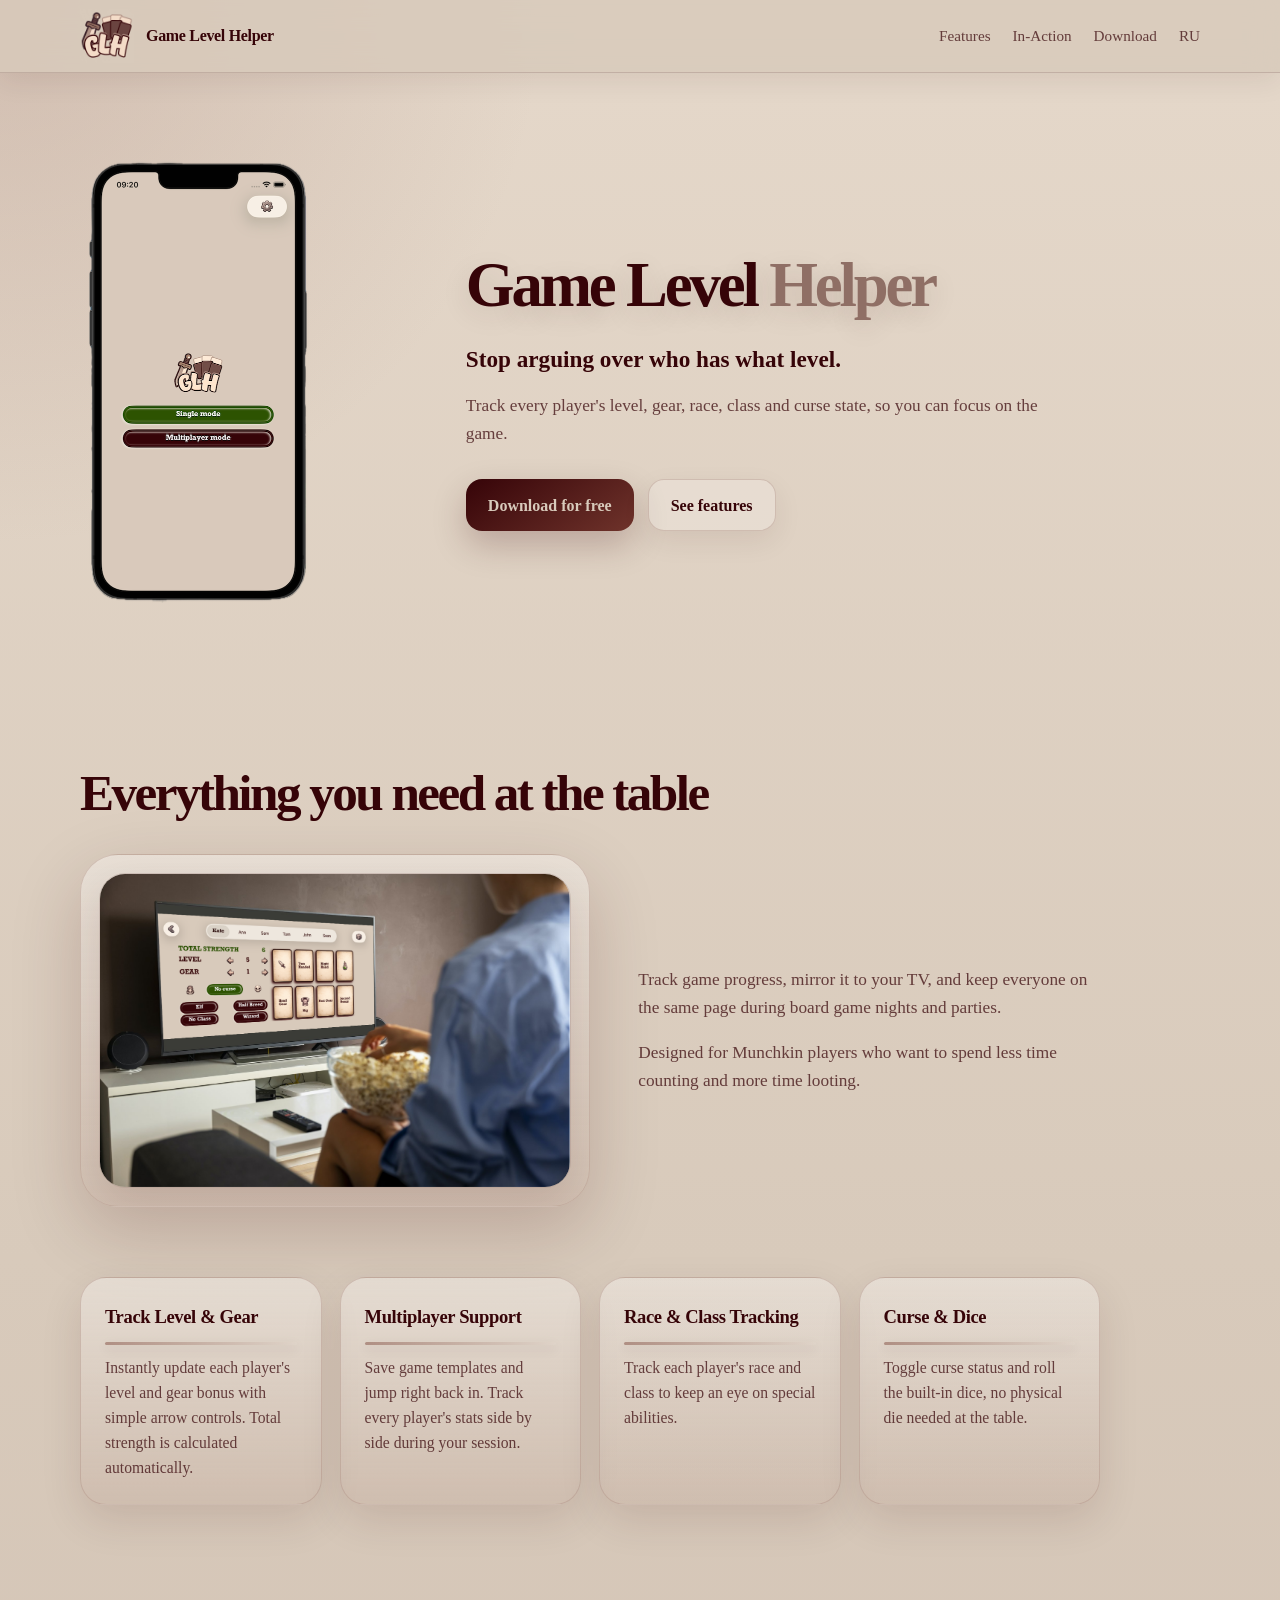
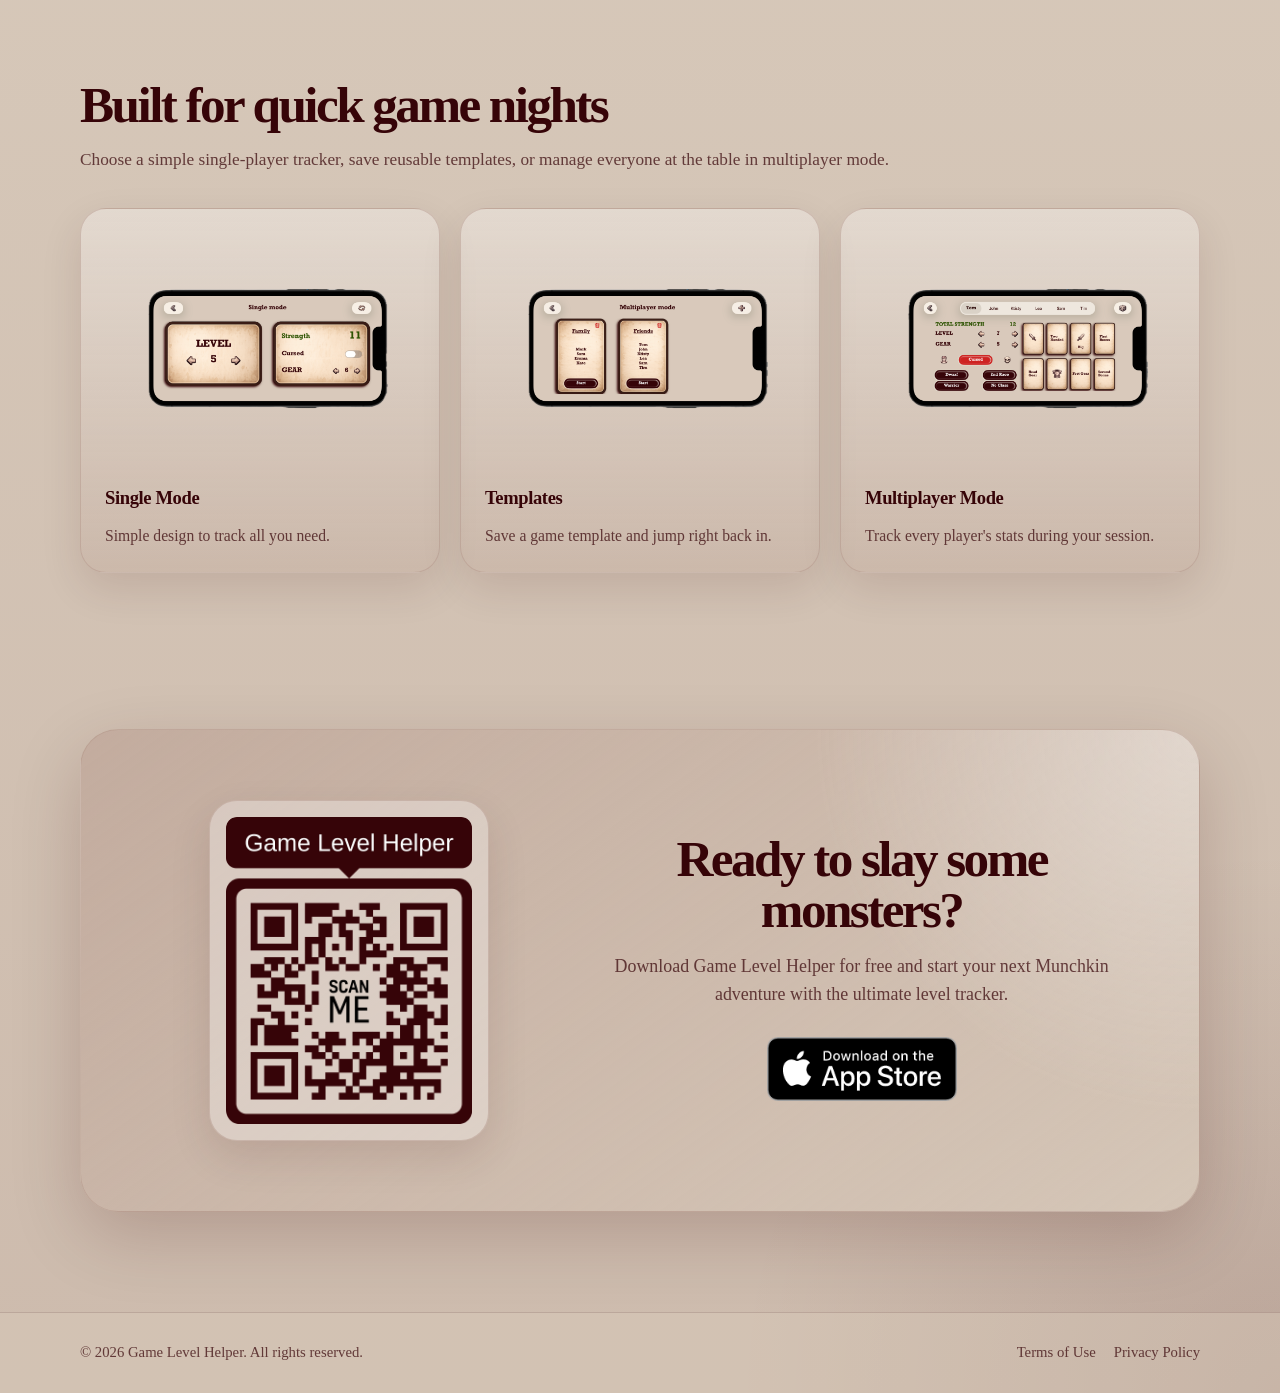
<file: index.html>
<!DOCTYPE html>
<html lang="en">
<head>
  <meta charset="UTF-8" />
  <meta name="viewport" content="width=device-width, initial-scale=1.0" />
  <meta name="description" content="Game Level Helper is a simple level tracker for Munchkin-style tabletop games. Track player levels, gear, race, class, curses, dice rolls, and game templates." />
  <title>Game Level Helper</title>

  <link rel="stylesheet" href="css/style.css" />
</head>
<body>
  <header class="site-header">
    <div class="container nav">
        <a class="brand" href="#top" aria-label="Game Level Helper home">
                <img class="brand-logo" src="img/logo.png" alt="Game Level Helper logo" />
                <span>Game Level Helper</span>
              </a>

      <nav class="nav-links" aria-label="Main navigation">
        <a href="#features">Features</a>
        <a href="#modes">In-Action</a>
        <a href="#download">Download</a>
        <a class="lang-btn" href="index-ru.html">RU</a>
      </nav>
    </div>
  </header>

  <main id="top">
    <section class="hero">
      <div class="container hero-grid">

          <div class="phone-screenshot-portrait">
            <img
              class="phone-screenshot"
              src="img/start.png"
              alt="Start screen"
            />
          </div>
        <div>
          <h1>Game Level <span class="hero-title-accent">Helper</span></h1>
          <p class="hero-subtitle">Stop arguing over who has what level.</p>
          <p class="hero-copy">
            Track every player's level, gear, race, class and curse state, so you can focus on the game.
          </p>
          <div class="actions">
            <a class="button button-primary" href="#download">Download for free</a>
            <a class="button button-secondary" href="#features">See features</a>
          </div>
        </div>

      </div>
    </section>

    <section id="features">
      <div class="container">
        <div class="section-header">
          <h2>Everything you need at the table</h2>
          <section class="game-process-section">
            <div class="game-process-grid">
              <div class="game-process-card">
                <img
                  src="img/game-process.png"
                  alt="Game Level Helper game process preview"
                  class="game-process-image"
                />
              </div>

              <div class="game-process-content">
                <p class="section-copy">
                  Track game progress, mirror it to your TV, and keep everyone on the same page during board game nights and parties.
                </p>

                <p class="section-copy">
                  Designed for Munchkin players who want to spend less time counting and more time looting.
                </p>
              </div>
            </div>
          </section>

        <div class="features-grid">
          <article class="feature-card">
            <h3>Track Level & Gear</h3>
            <hr>
            <p>Instantly update each player's level and gear bonus with simple arrow controls. Total strength is calculated automatically.</p>
          </article>

          <article class="feature-card">
            <h3>Multiplayer Support</h3>
            <hr>
            <p>Save game templates and jump right back in. Track every player's stats side by side during your session.</p>
          </article>

          <article class="feature-card">
            <h3>Race & Class Tracking</h3>
            <hr>
            <p>Track each player's race and class to keep an eye on special abilities.</p>
          </article>

          <article class="feature-card">
            <h3>Curse & Dice</h3>
            <hr>
            <p>Toggle curse status and roll the built-in dice, no physical die needed at the table.</p>
          </article>
        </div>
      </div>
    </section>

    <section id="modes">
      <div class="container">
        <div class="section-header">
          <h2>Built for quick game nights</h2>
          <p class="section-copy">
            Choose a simple single-player tracker, save reusable templates, or manage everyone at the table in multiplayer mode.
          </p>
        </div>

        <div class="modes-grid">
          <article class="mode-card">
              <div class="mode-visual"><span><img src="img/single-mode.png" alt="Single Mode screen"></span></div>
            <h3>Single Mode</h3>
            <p>Simple design to track all you need.</p>
          </article>

          <article class="mode-card">
            <div class="mode-visual"><span><img src="img/templates.png" alt="Templates screen"></span></div>
            <h3>Templates</h3>
            <p>Save a game template and jump right back in.</p>
          </article>

          <article class="mode-card">
            <div class="mode-visual"><span><img src="img/multi-mode.png" alt="Multiplayer Mode screen"></span></div>
            <h3>Multiplayer Mode</h3>
            <p>Track every player's stats during your session.</p>
          </article>
        </div>
      </div>
    </section>

    <section id="download" class="cta">
      <div class="container">
        <div class="cta-box cta-download-grid">
          <div class="qr-code">
            <img src="img/qr.png" alt="QR code to download Game Level Helper" />
          </div>

          <div class="cta-content">
            <h2>Ready to slay some monsters?</h2>
            <p>
              Download Game Level Helper for free and start your next Munchkin adventure with the ultimate level tracker.
            </p>
            <a
              class="appstore-button"
              href="https://apps.apple.com/us/app/game-level-helper/id1499312939"
              target="_blank"
              rel="noopener"
              aria-label="Download Game Level Helper on the App Store"
            >
              <img src="img/download.png" alt="Download on the App Store" />
            </a>
          </div>
        </div>
      </div>
    </section>
  </main>

  <footer class="site-footer">
    <div class="container footer-inner">
      <p>© 2026 Game Level Helper. All rights reserved.</p>
      <div class="footer-links">
        <a href="terms.html">Terms of Use</a>
        <a href="privacy.html">Privacy Policy</a>
      </div>
    </div>
  </footer>
</body>
</html>
</file>
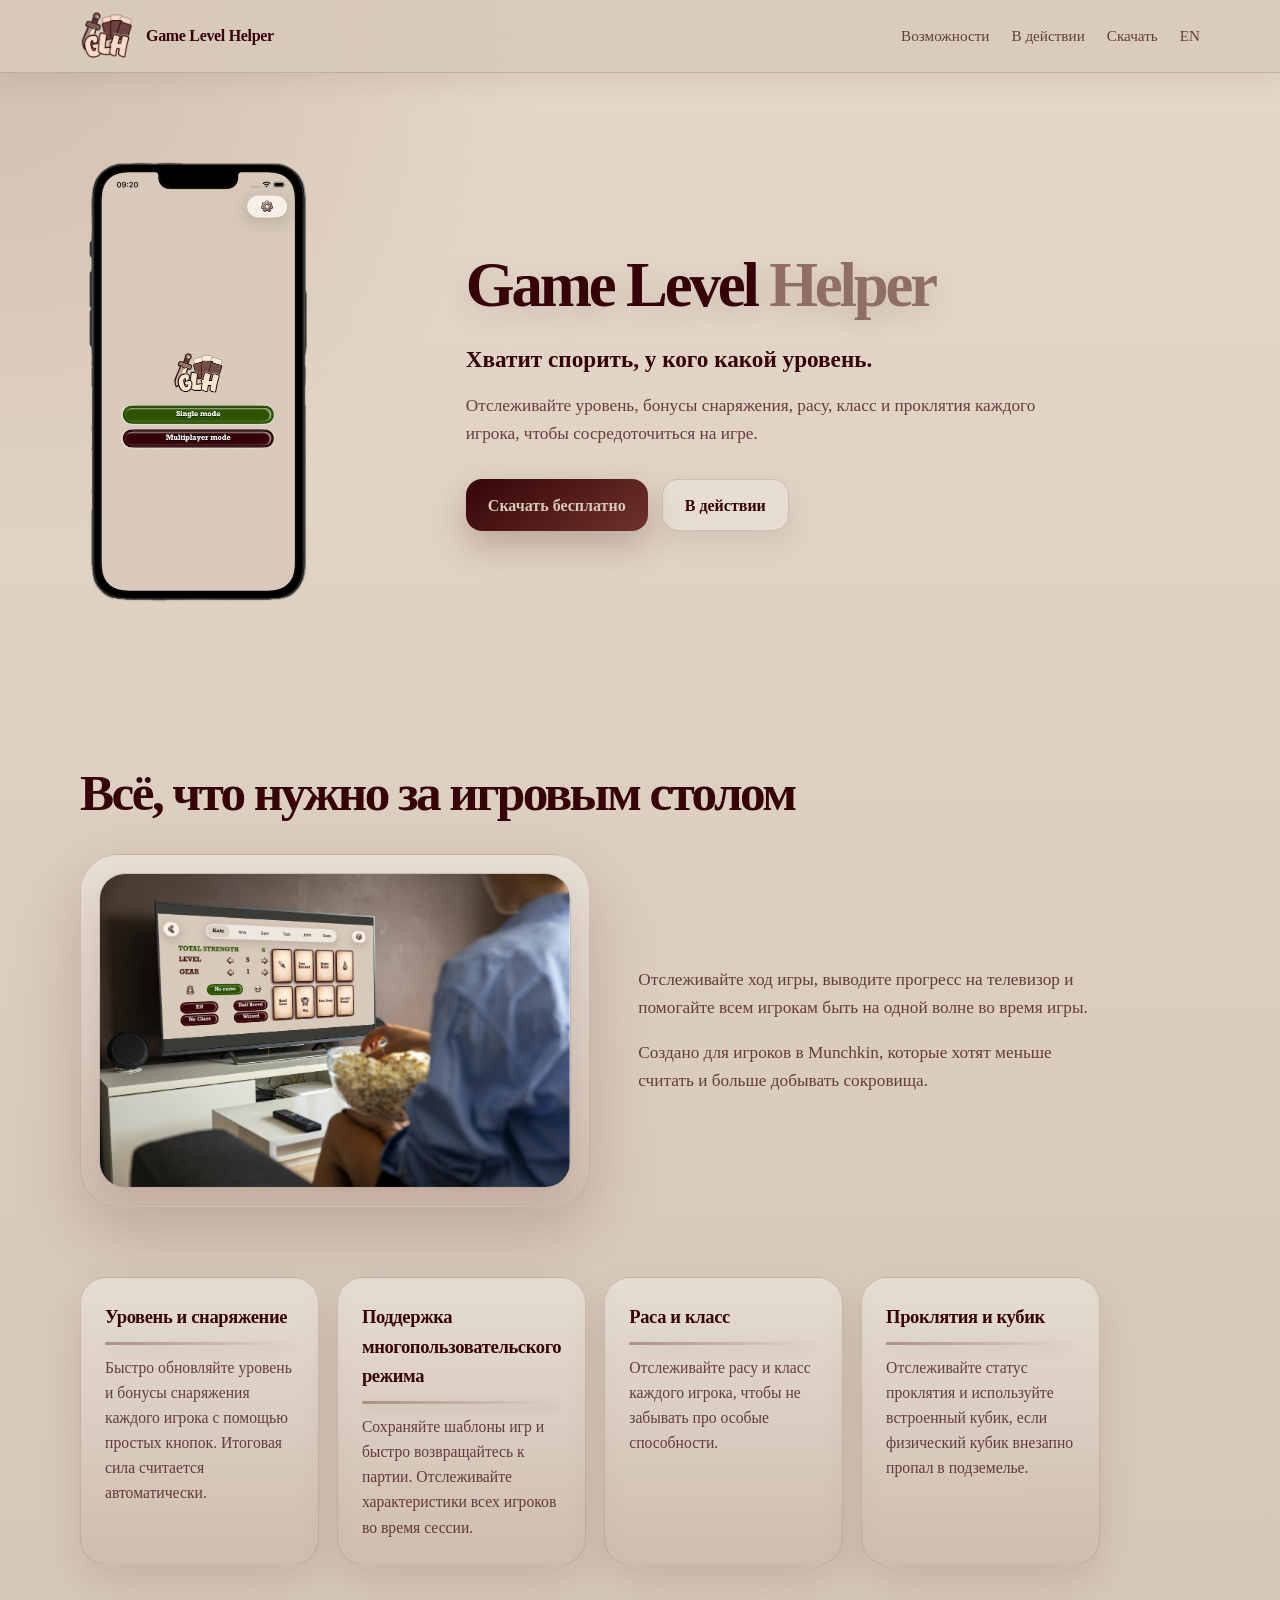
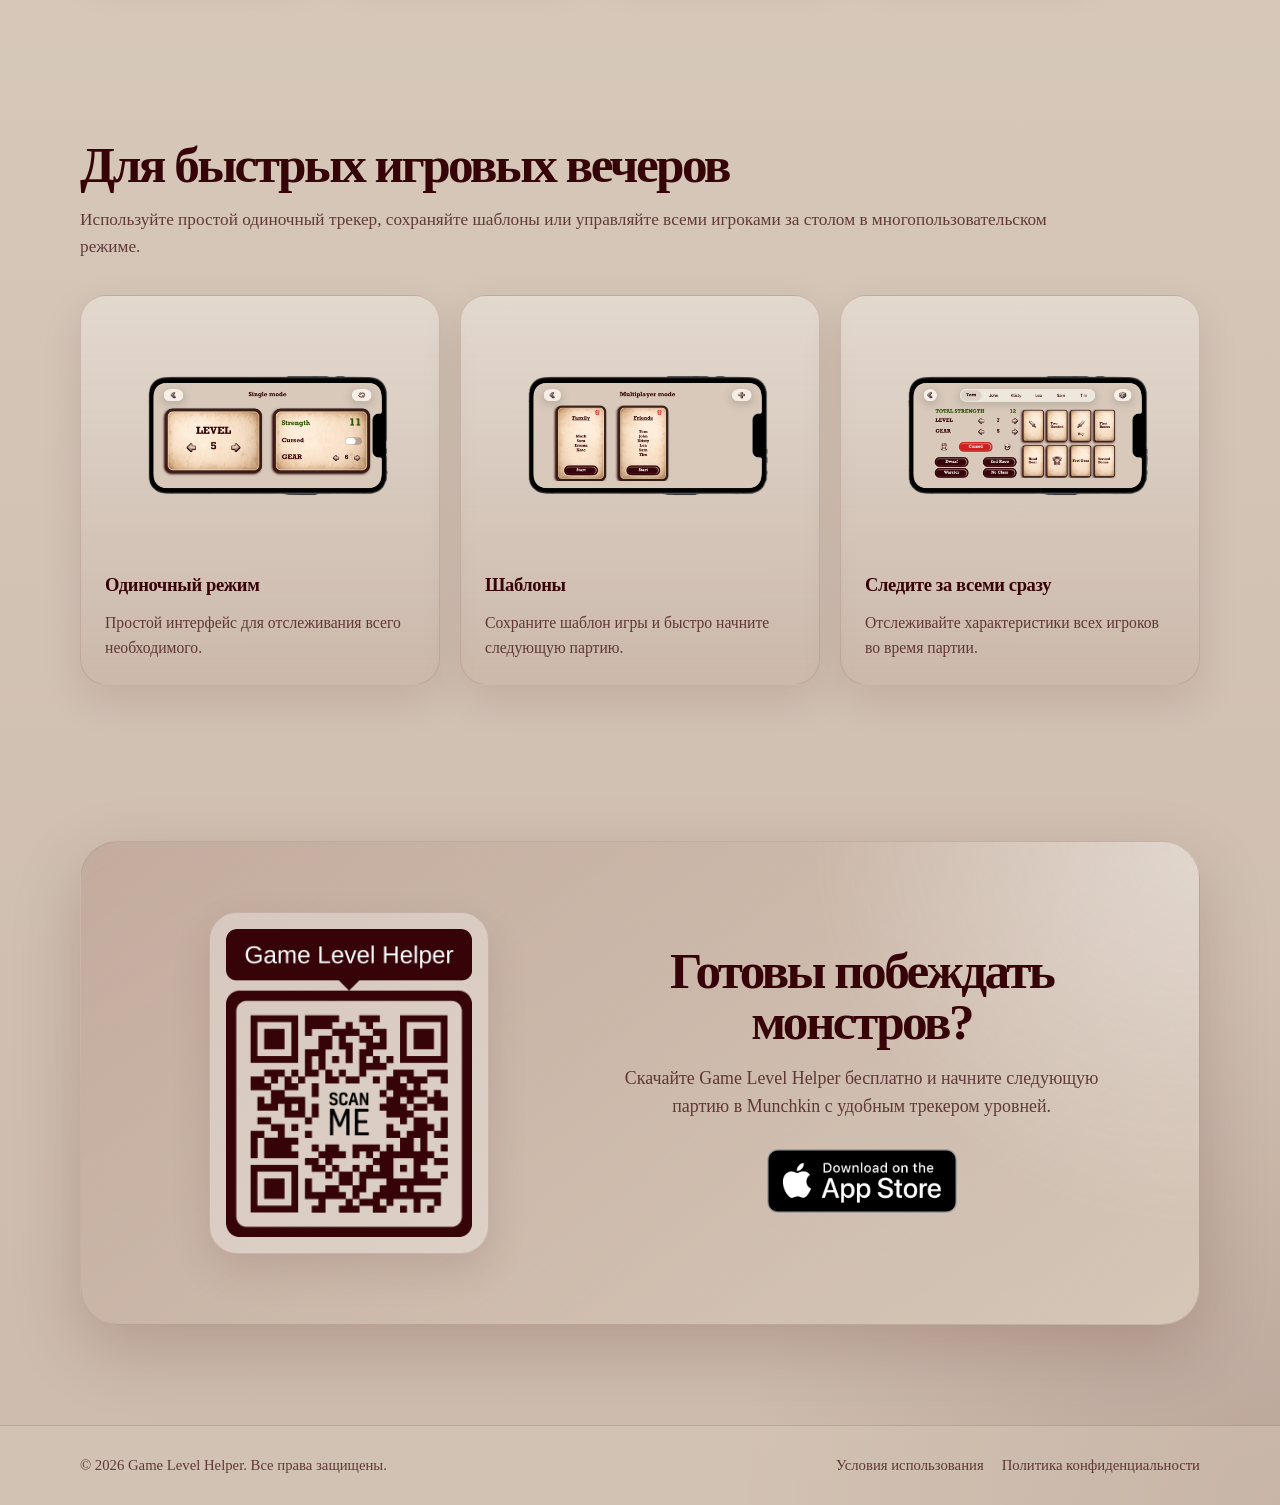
<file: index-ru.html>
<!DOCTYPE html>
<html lang="ru">
<head>
  <meta charset="UTF-8" />
  <meta name="viewport" content="width=device-width, initial-scale=1.0" />
  <meta name="description" content="Game Level Helper — простой трекер уровней для настольных игр в стиле Munchkin. Отслеживайте уровни игроков, бонусы снаряжения, расу, класс, проклятия, броски кубика и шаблоны игр." />
  <title>Game Level Helper</title>

  <link rel="stylesheet" href="css/style.css" />
</head>
<body>
  <header class="site-header">
    <div class="container nav">
        <a class="brand" href="#top" aria-label="Главная страница Game Level Helper">
                <img class="brand-logo" src="img/logo.png" alt="Логотип Game Level Helper" />
                <span>Game Level Helper</span>
              </a>

      <nav class="nav-links" aria-label="Основная навигация">
        <a href="#features">Возможности</a>
        <a href="#modes">В действии</a>
        <a href="#download">Скачать</a>
        <a class="lang-btn" href="index.html">EN</a>
      </nav>
    </div>
  </header>

  <main id="top">
    <section class="hero">
      <div class="container hero-grid">

          <div class="phone-screenshot-portrait">
            <img
              class="phone-screenshot"
              src="img/start.png"
              alt="Стартовый экран"
            />
          </div>
        <div>
          <h1>Game Level <span class="hero-title-accent">Helper</span></h1>
          <p class="hero-subtitle">Хватит спорить, у кого какой уровень.</p>
          <p class="hero-copy">
            Отслеживайте уровень, бонусы снаряжения, расу, класс и проклятия каждого игрока, чтобы сосредоточиться на игре.
          </p>
          <div class="actions">
            <a class="button button-primary" href="#download">Скачать бесплатно</a>
            <a class="button button-secondary" href="#features">В действии</a>
          </div>
        </div>

      </div>
    </section>

    <section id="features">
      <div class="container">
        <div class="section-header">
          <h2>Всё, что нужно за игровым столом</h2>
          <section class="game-process-section">
            <div class="game-process-grid">
              <div class="game-process-card">
                <img
                  src="img/game-process.png"
                  alt="Превью игрового процесса в Game Level Helper"
                  class="game-process-image"
                />
              </div>

              <div class="game-process-content">
                <p class="section-copy">
                  Отслеживайте ход игры, выводите прогресс на телевизор и помогайте всем игрокам быть на одной волне во время игры.
                </p>

                <p class="section-copy">
                  Создано для игроков в Munchkin, которые хотят меньше считать и больше добывать сокровища.
                </p>
              </div>
            </div>
          </section>

        <div class="features-grid">
          <article class="feature-card">
            <h3>Уровень и снаряжение</h3>
            <hr>
            <p>Быстро обновляйте уровень и бонусы снаряжения каждого игрока с помощью простых кнопок. Итоговая сила считается автоматически.</p>
          </article>

          <article class="feature-card">
            <h3>Поддержка многопользовательского режима</h3>
            <hr>
            <p>Сохраняйте шаблоны игр и быстро возвращайтесь к партии. Отслеживайте характеристики всех игроков во время сессии.</p>
          </article>

          <article class="feature-card">
            <h3>Раса и класс</h3>
            <hr>
            <p>Отслеживайте расу и класс каждого игрока, чтобы не забывать про особые способности.</p>
          </article>

          <article class="feature-card">
            <h3>Проклятия и кубик</h3>
            <hr>
            <p>Отслеживайте статус проклятия и используйте встроенный кубик, если физический кубик внезапно пропал в подземелье.</p>
          </article>
        </div>
      </div>
    </section>

    <section id="modes">
      <div class="container">
        <div class="section-header">
          <h2>Для быстрых игровых вечеров</h2>
          <p class="section-copy">
            Используйте простой одиночный трекер, сохраняйте шаблоны или управляйте всеми игроками за столом в многопользовательском режиме.
          </p>
        </div>

        <div class="modes-grid">
          <article class="mode-card">
              <div class="mode-visual"><span><img src="img/single-mode.png" alt="Экран одиночного режима"></span></div>
            <h3>Одиночный режим</h3>
            <p>Простой интерфейс для отслеживания всего необходимого.</p>
          </article>

          <article class="mode-card">
            <div class="mode-visual"><span><img src="img/templates.png" alt="Экран шаблонов"></span></div>
            <h3>Шаблоны</h3>
            <p>Сохраните шаблон игры и быстро начните следующую партию.</p>
          </article>

          <article class="mode-card">
            <div class="mode-visual"><span><img src="img/multi-mode.png" alt="Экран мультиплеерного режима"></span></div>
            <h3>Следите за всеми сразу</h3>
            <p>Отслеживайте характеристики всех игроков во время партии.</p>
          </article>
        </div>
      </div>
    </section>

    <section id="download" class="cta">
      <div class="container">
        <div class="cta-box cta-download-grid">
          <div class="qr-code">
            <img src="img/qr.png" alt="QR-код для скачивания Game Level Helper" />
          </div>

          <div class="cta-content">
            <h2>Готовы побеждать монстров?</h2>
            <p>
              Скачайте Game Level Helper бесплатно и начните следующую партию в Munchkin с удобным трекером уровней.
            </p>
            <a
              class="appstore-button"
              href="https://apps.apple.com/us/app/game-level-helper/id1499312939"
              target="_blank"
              rel="noopener"
              aria-label="Скачать Game Level Helper в App Store"
            >
              <img src="img/download.png" alt="Download on the App Store" />
            </a>
          </div>
        </div>
      </div>
    </section>
  </main>

  <footer class="site-footer">
    <div class="container footer-inner">
      <p>© 2026 Game Level Helper. Все права защищены.</p>
      <div class="footer-links">
        <a href="terms-ru.html">Условия использования</a>
        <a href="privacy-ru.html">Политика конфиденциальности</a>
      </div>
    </div>
  </footer>
</body>
</html>
</file>
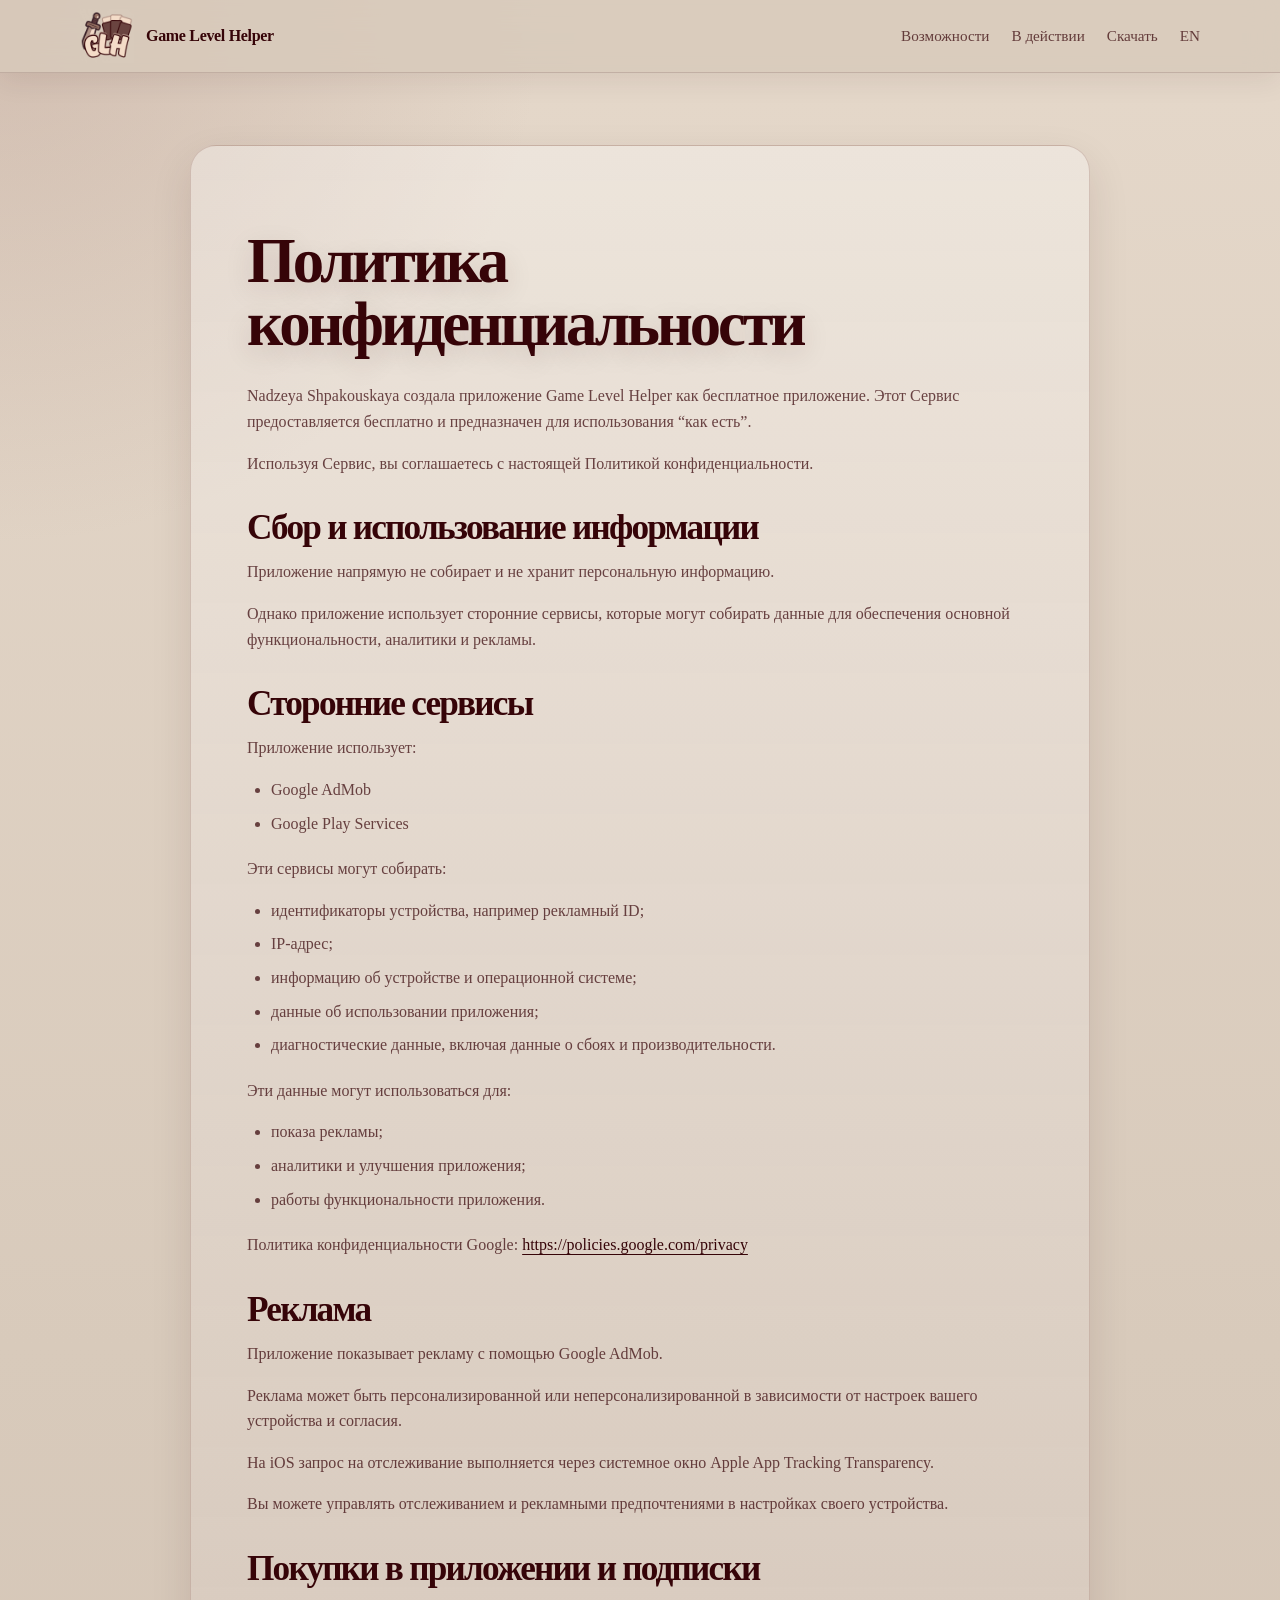
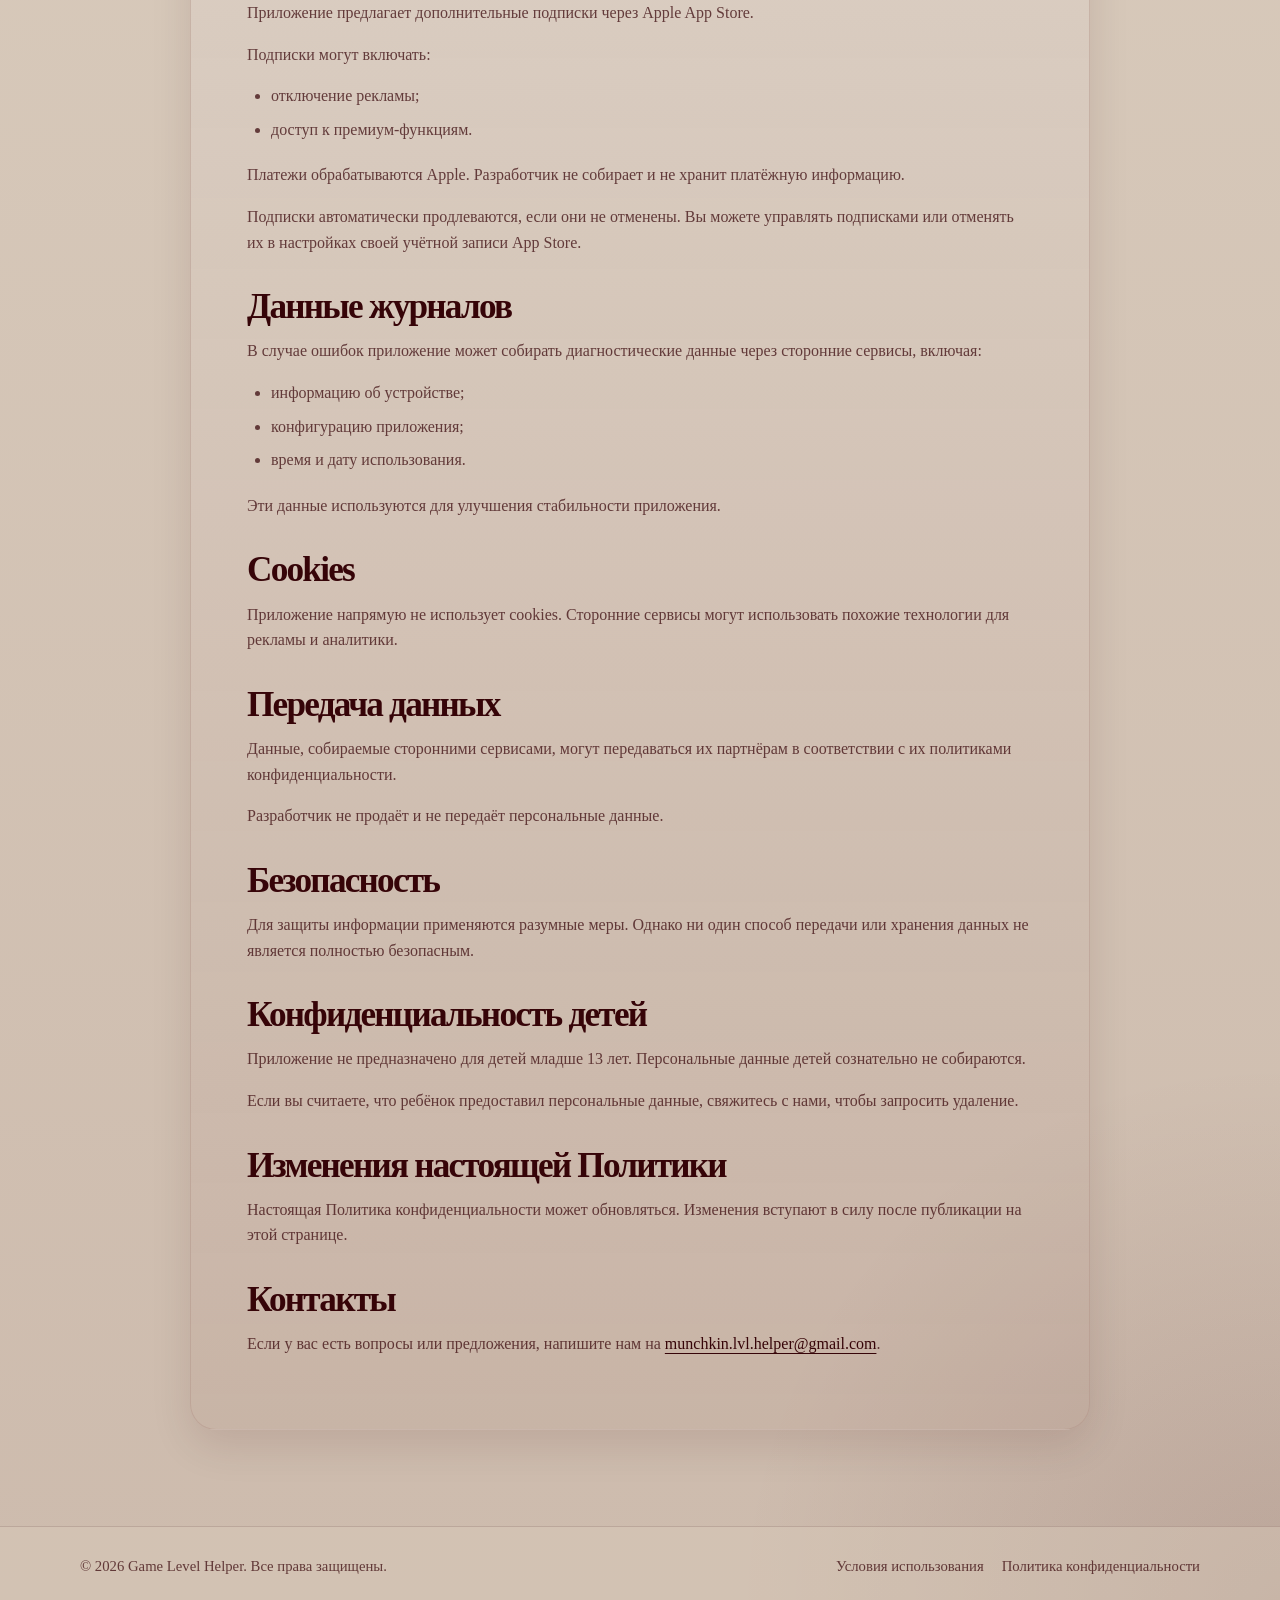
<file: privacy-ru.html>
<!DOCTYPE html>
<html lang="ru">
<head>
  <meta charset="UTF-8" />
  <meta name="viewport" content="width=device-width, initial-scale=1.0" />
  <meta name="description" content="Политика конфиденциальности Game Level Helper." />
  <title>Политика конфиденциальности | Game Level Helper</title>
  <link rel="stylesheet" href="css/style.css" />
</head>
<body>
  <header class="site-header">
    <div class="container nav">
      <a class="brand" href="index-ru.html" aria-label="Главная страница Game Level Helper">
        <img class="brand-logo" src="img/logo.png" alt="Логотип Game Level Helper" />
        <span>Game Level Helper</span>
      </a>

      <nav class="nav-links" aria-label="Основная навигация">
        <a href="index-ru.html#features">Возможности</a>
        <a href="index-ru.html#modes">В действии</a>
        <a href="index-ru.html#download">Скачать</a>
        <a class="lang-btn" href="privacy.html">EN</a>
      </nav>
    </div>
  </header>

  <main>
    <section class="legal-page">
      <div class="container">
        <article class="legal-card">
          <h1>Политика конфиденциальности</h1>

          <p>
            Nadzeya Shpakouskaya создала приложение Game Level Helper как бесплатное приложение. Этот Сервис предоставляется бесплатно и предназначен для использования “как есть”.
          </p>

          <p>
            Используя Сервис, вы соглашаетесь с настоящей Политикой конфиденциальности.
          </p>

          <h2>Сбор и использование информации</h2>
          <p>
            Приложение напрямую не собирает и не хранит персональную информацию.
          </p>
          <p>
            Однако приложение использует сторонние сервисы, которые могут собирать данные для обеспечения основной функциональности, аналитики и рекламы.
          </p>

          <h2>Сторонние сервисы</h2>
          <p>Приложение использует:</p>
          <ul>
            <li>Google AdMob</li>
            <li>Google Play Services</li>
          </ul>

          <p>Эти сервисы могут собирать:</p>
          <ul>
            <li>идентификаторы устройства, например рекламный ID;</li>
            <li>IP-адрес;</li>
            <li>информацию об устройстве и операционной системе;</li>
            <li>данные об использовании приложения;</li>
            <li>диагностические данные, включая данные о сбоях и производительности.</li>
          </ul>

          <p>Эти данные могут использоваться для:</p>
          <ul>
            <li>показа рекламы;</li>
            <li>аналитики и улучшения приложения;</li>
            <li>работы функциональности приложения.</li>
          </ul>

          <p>
            Политика конфиденциальности Google:
            <a href="https://policies.google.com/privacy" target="_blank" rel="noopener">
              https://policies.google.com/privacy
            </a>
          </p>

          <h2>Реклама</h2>
          <p>
            Приложение показывает рекламу с помощью Google AdMob.
          </p>
          <p>
            Реклама может быть персонализированной или неперсонализированной в зависимости от настроек вашего устройства и согласия.
          </p>
          <p>
            На iOS запрос на отслеживание выполняется через системное окно Apple App Tracking Transparency.
          </p>
          <p>
            Вы можете управлять отслеживанием и рекламными предпочтениями в настройках своего устройства.
          </p>

          <h2>Покупки в приложении и подписки</h2>
          <p>
            Приложение предлагает дополнительные подписки через Apple App Store.
          </p>
          <p>Подписки могут включать:</p>
          <ul>
            <li>отключение рекламы;</li>
            <li>доступ к премиум-функциям.</li>
          </ul>
          <p>
            Платежи обрабатываются Apple. Разработчик не собирает и не хранит платёжную информацию.
          </p>
          <p>
            Подписки автоматически продлеваются, если они не отменены. Вы можете управлять подписками или отменять их в настройках своей учётной записи App Store.
          </p>

          <h2>Данные журналов</h2>
          <p>
            В случае ошибок приложение может собирать диагностические данные через сторонние сервисы, включая:
          </p>
          <ul>
            <li>информацию об устройстве;</li>
            <li>конфигурацию приложения;</li>
            <li>время и дату использования.</li>
          </ul>
          <p>
            Эти данные используются для улучшения стабильности приложения.
          </p>

          <h2>Cookies</h2>
          <p>
            Приложение напрямую не использует cookies. Сторонние сервисы могут использовать похожие технологии для рекламы и аналитики.
          </p>

          <h2>Передача данных</h2>
          <p>
            Данные, собираемые сторонними сервисами, могут передаваться их партнёрам в соответствии с их политиками конфиденциальности.
          </p>
          <p>
            Разработчик не продаёт и не передаёт персональные данные.
          </p>

          <h2>Безопасность</h2>
          <p>
            Для защиты информации применяются разумные меры. Однако ни один способ передачи или хранения данных не является полностью безопасным.
          </p>

          <h2>Конфиденциальность детей</h2>
          <p>
            Приложение не предназначено для детей младше 13 лет. Персональные данные детей сознательно не собираются.
          </p>
          <p>
            Если вы считаете, что ребёнок предоставил персональные данные, свяжитесь с нами, чтобы запросить удаление.
          </p>

          <h2>Изменения настоящей Политики</h2>
          <p>
            Настоящая Политика конфиденциальности может обновляться. Изменения вступают в силу после публикации на этой странице.
          </p>

          <h2>Контакты</h2>
          <p>
            Если у вас есть вопросы или предложения, напишите нам на
            <a href="mailto:munchkin.lvl.helper@gmail.com">munchkin.lvl.helper@gmail.com</a>.
          </p>
        </article>
      </div>
    </section>
  </main>

  <footer class="site-footer">
    <div class="container footer-inner">
      <p>© 2026 Game Level Helper. Все права защищены.</p>
      <div class="footer-links">
        <a href="terms-ru.html">Условия использования</a>
        <a href="privacy-ru.html">Политика конфиденциальности</a>
      </div>
    </div>
  </footer>
</body>
</html>
</file>
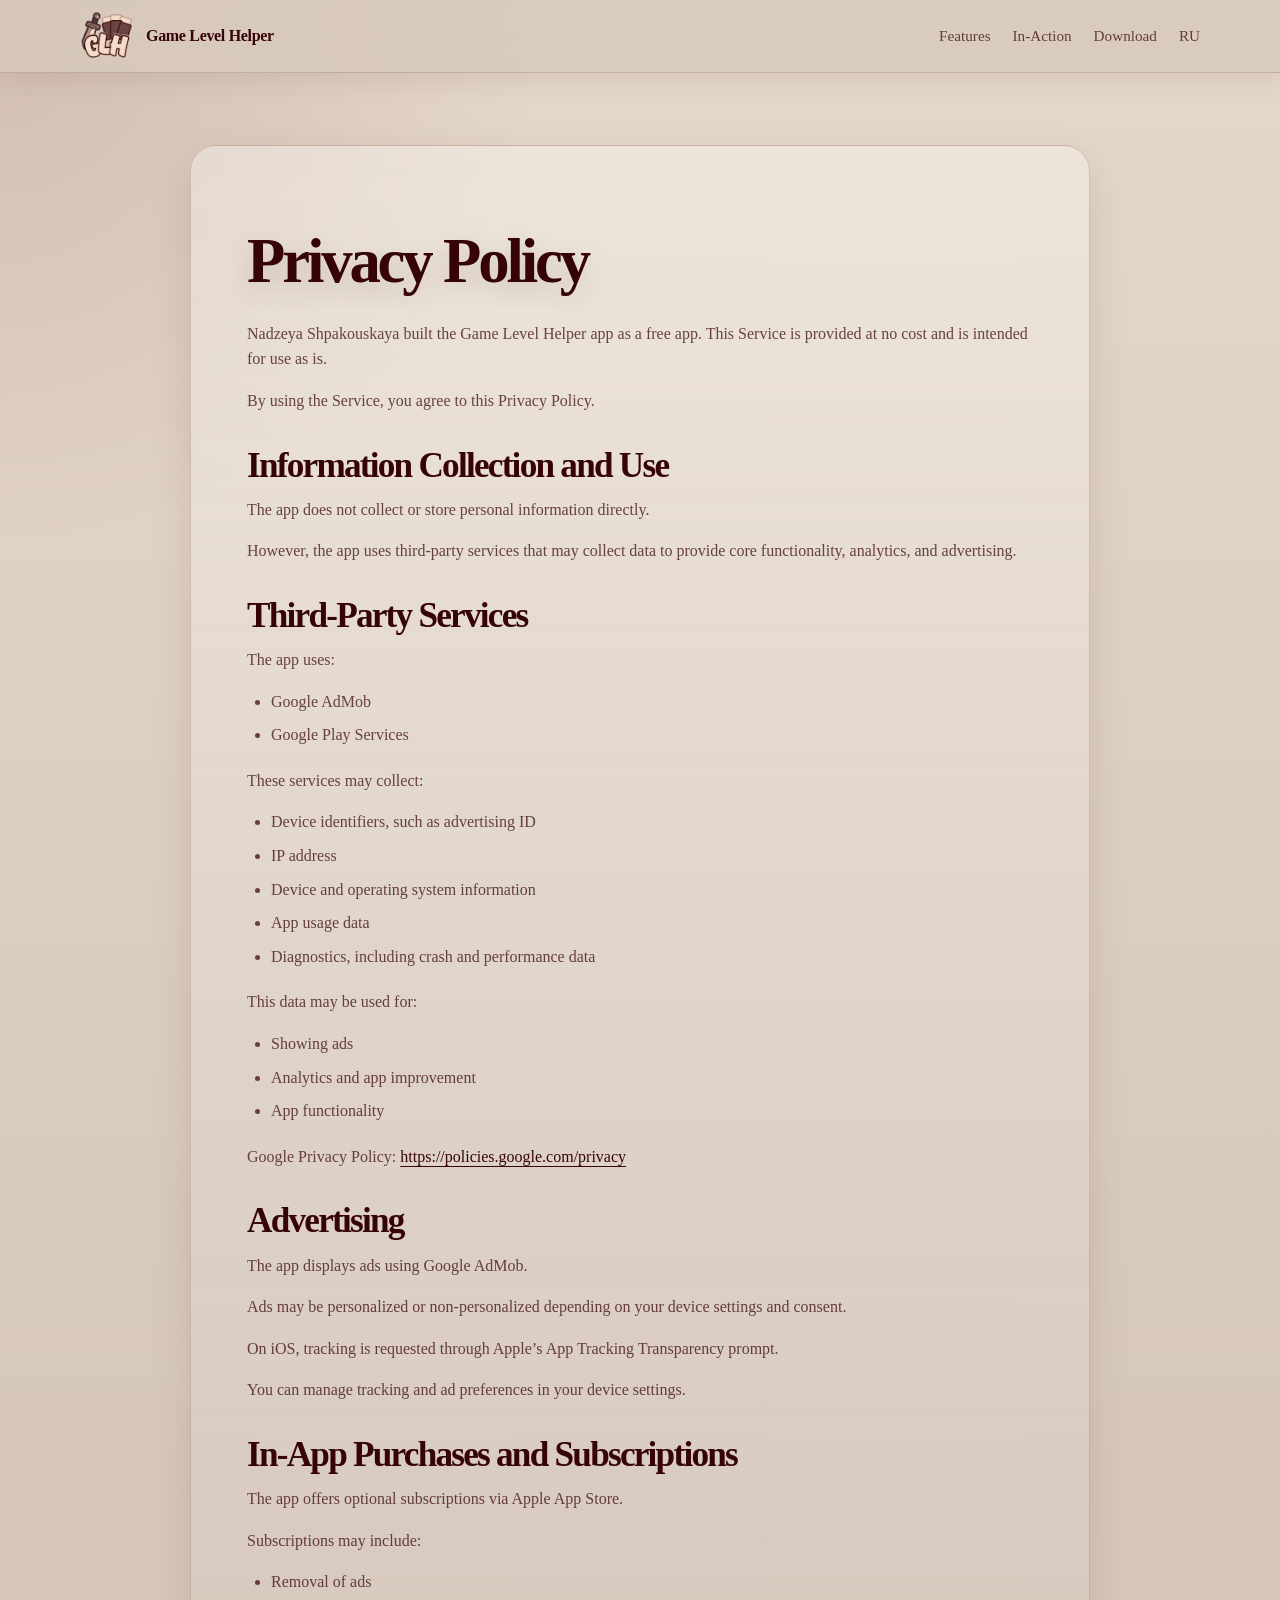
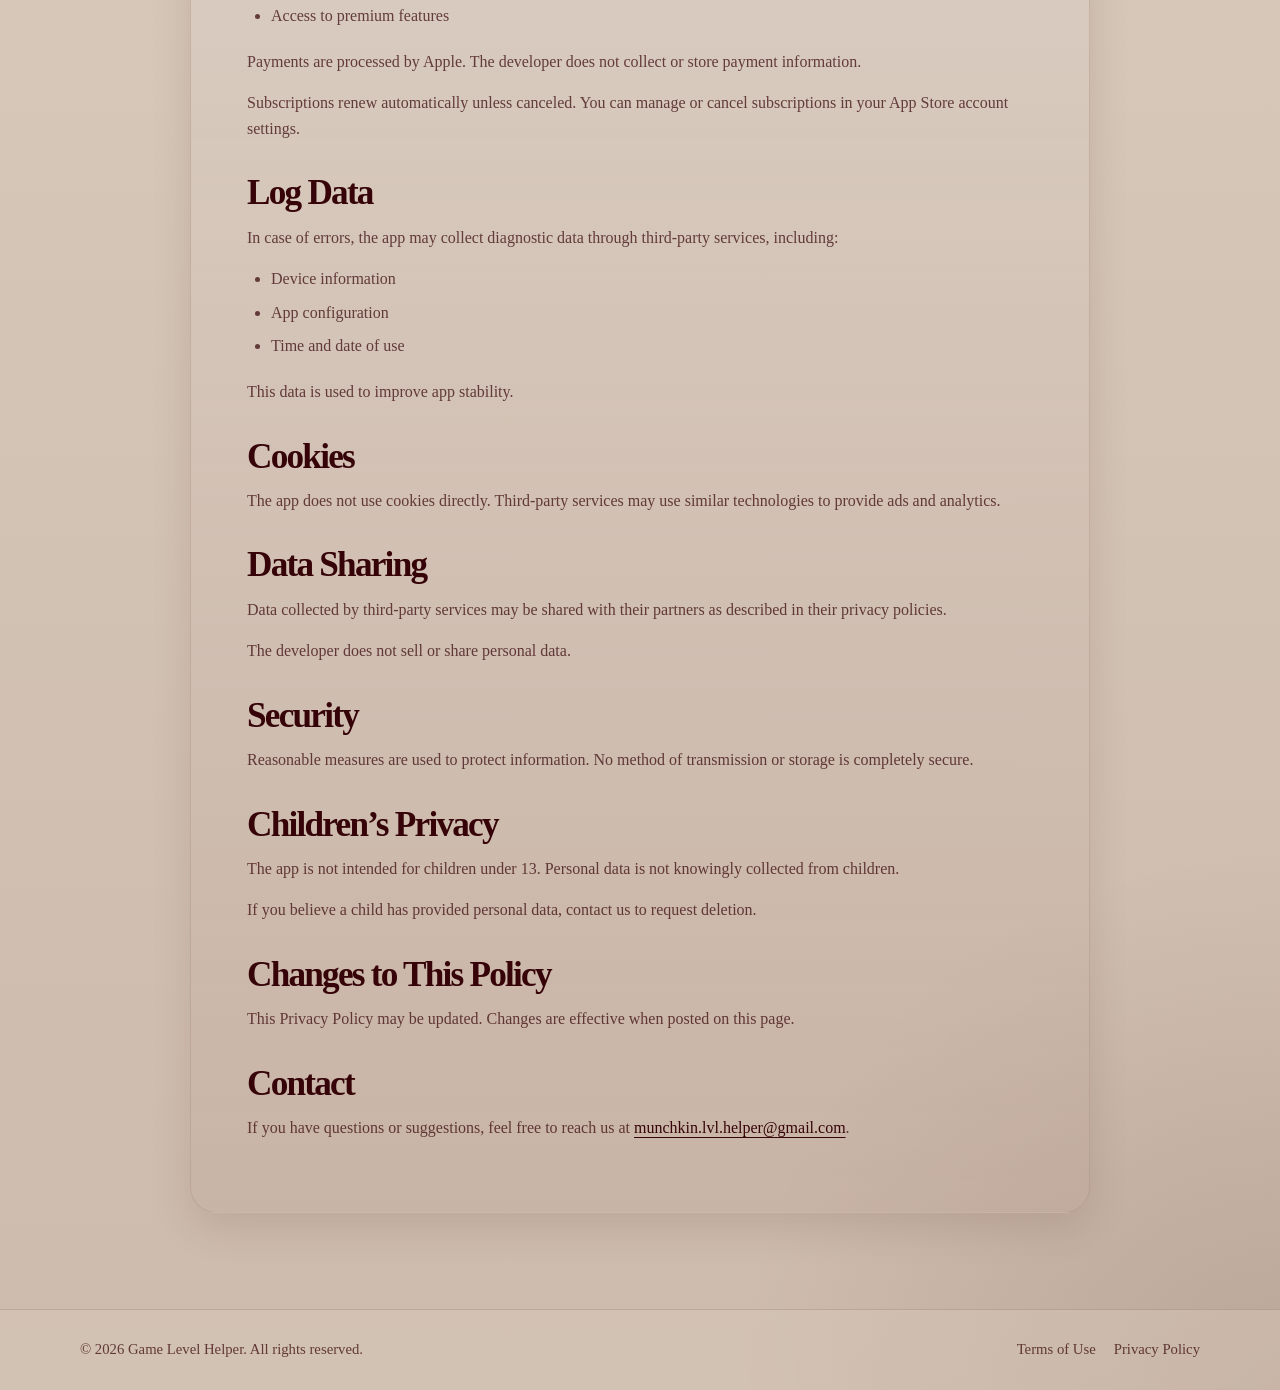
<file: privacy.html>
<!DOCTYPE html>
<html lang="en">

<head>
  <meta charset="UTF-8" />
  <meta name="viewport" content="width=device-width, initial-scale=1.0" />
  <meta name="description" content="Privacy Policy for Game Level Helper." />
  <title>Privacy Policy | Game Level Helper</title>
  <link rel="stylesheet" href="css/style.css" />
</head>

<body>
  <header class="site-header">
    <div class="container nav">
      <a class="brand" href="index.html" aria-label="Game Level Helper home">
        <img class="brand-logo" src="img/logo.png" alt="Game Level Helper logo" />
        <span>Game Level Helper</span>
      </a>

      <nav class="nav-links" aria-label="Main navigation">
        <a href="index.html#features">Features</a>
        <a href="index.html#modes">In-Action</a>
        <a href="index.html#download">Download</a>
        <a class="lang-btn" href="privacy-ru.html">RU</a>
      </nav>
    </div>
  </header>

  <main>
    <section class="legal-page">
      <div class="container">
        <article class="legal-card">
          <h1>Privacy Policy</h1>

          <p>
            Nadzeya Shpakouskaya built the Game Level Helper app as a free app. This Service is provided at no cost and
            is intended for use as is.
          </p>

          <p>
            By using the Service, you agree to this Privacy Policy.
          </p>

          <h2>Information Collection and Use</h2>
          <p>
            The app does not collect or store personal information directly.
          </p>
          <p>
            However, the app uses third-party services that may collect data to provide core functionality, analytics,
            and advertising.
          </p>

          <h2>Third-Party Services</h2>
          <p>The app uses:</p>
          <ul>
            <li>Google AdMob</li>
            <li>Google Play Services</li>
          </ul>

          <p>These services may collect:</p>
          <ul>
            <li>Device identifiers, such as advertising ID</li>
            <li>IP address</li>
            <li>Device and operating system information</li>
            <li>App usage data</li>
            <li>Diagnostics, including crash and performance data</li>
          </ul>

          <p>This data may be used for:</p>
          <ul>
            <li>Showing ads</li>
            <li>Analytics and app improvement</li>
            <li>App functionality</li>
          </ul>

          <p>
            Google Privacy Policy:
            <a href="https://policies.google.com/privacy" target="_blank" rel="noopener">
              https://policies.google.com/privacy
            </a>
          </p>

          <h2>Advertising</h2>
          <p>
            The app displays ads using Google AdMob.
          </p>
          <p>
            Ads may be personalized or non-personalized depending on your device settings and consent.
          </p>
          <p>
            On iOS, tracking is requested through Apple’s App Tracking Transparency prompt.
          </p>
          <p>
            You can manage tracking and ad preferences in your device settings.
          </p>

          <h2>In-App Purchases and Subscriptions</h2>
          <p>
            The app offers optional subscriptions via Apple App Store.
          </p>
          <p>Subscriptions may include:</p>
          <ul>
            <li>Removal of ads</li>
            <li>Access to premium features</li>
          </ul>
          <p>
            Payments are processed by Apple. The developer does not collect or store payment information.
          </p>
          <p>
            Subscriptions renew automatically unless canceled. You can manage or cancel subscriptions in your App Store
            account settings.
          </p>

          <h2>Log Data</h2>
          <p>
            In case of errors, the app may collect diagnostic data through third-party services, including:
          </p>
          <ul>
            <li>Device information</li>
            <li>App configuration</li>
            <li>Time and date of use</li>
          </ul>
          <p>
            This data is used to improve app stability.
          </p>

          <h2>Cookies</h2>
          <p>
            The app does not use cookies directly. Third-party services may use similar technologies to provide ads and
            analytics.
          </p>

          <h2>Data Sharing</h2>
          <p>
            Data collected by third-party services may be shared with their partners as described in their privacy
            policies.
          </p>
          <p>
            The developer does not sell or share personal data.
          </p>

          <h2>Security</h2>
          <p>
            Reasonable measures are used to protect information. No method of transmission or storage is completely
            secure.
          </p>

          <h2>Children’s Privacy</h2>
          <p>
            The app is not intended for children under 13. Personal data is not knowingly collected from children.
          </p>
          <p>
            If you believe a child has provided personal data, contact us to request deletion.
          </p>

          <h2>Changes to This Policy</h2>
          <p>
            This Privacy Policy may be updated. Changes are effective when posted on this page.
          </p>

          <h2>Contact</h2>
          <p>
            If you have questions or suggestions, feel free to reach us at
            <a href="mailto:munchkin.lvl.helper@gmail.com">munchkin.lvl.helper@gmail.com</a>.
          </p>
        </article>
      </div>
    </section>
  </main>

  <footer class="site-footer">
    <div class="container footer-inner">
      <p>© 2026 Game Level Helper. All rights reserved.</p>
      <div class="footer-links">
        <a href="terms.html">Terms of Use</a>
        <a href="privacy.html">Privacy Policy</a>
      </div>
    </div>
  </footer>
</body>

</html>
</file>
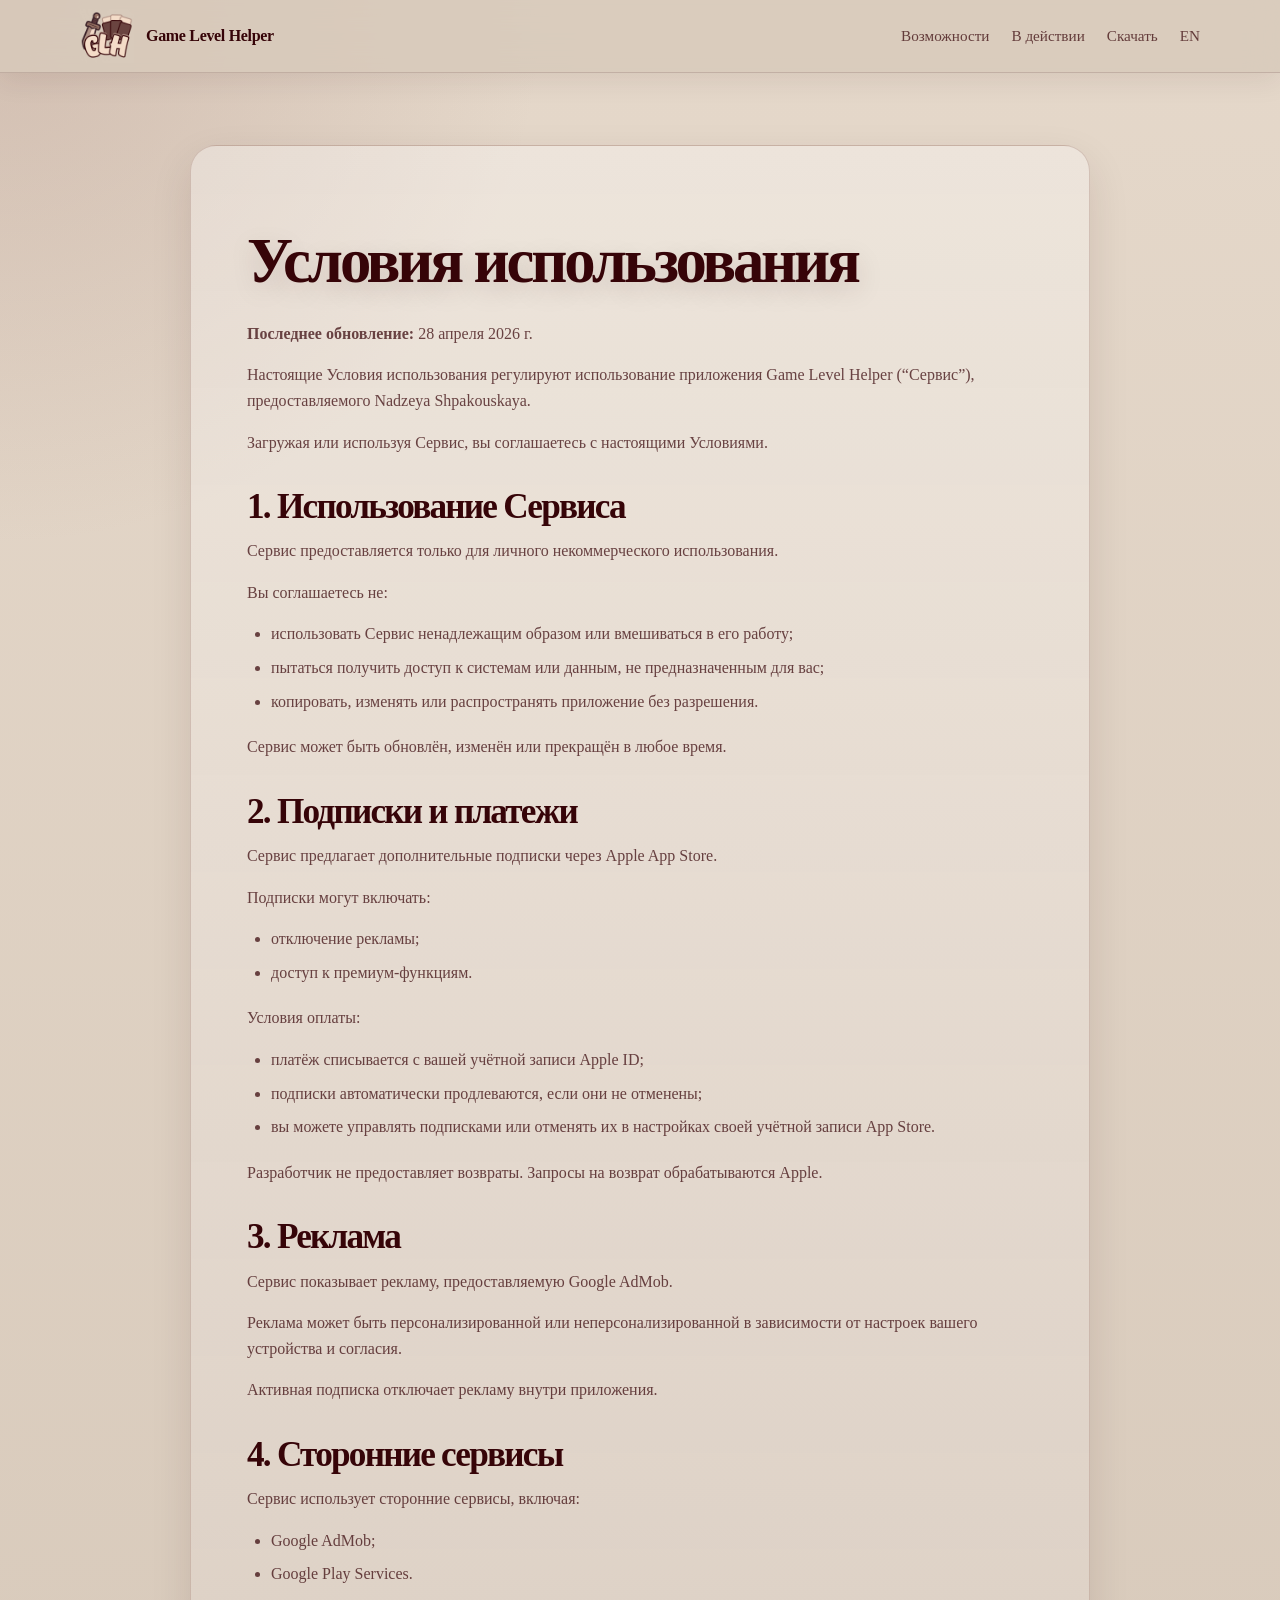
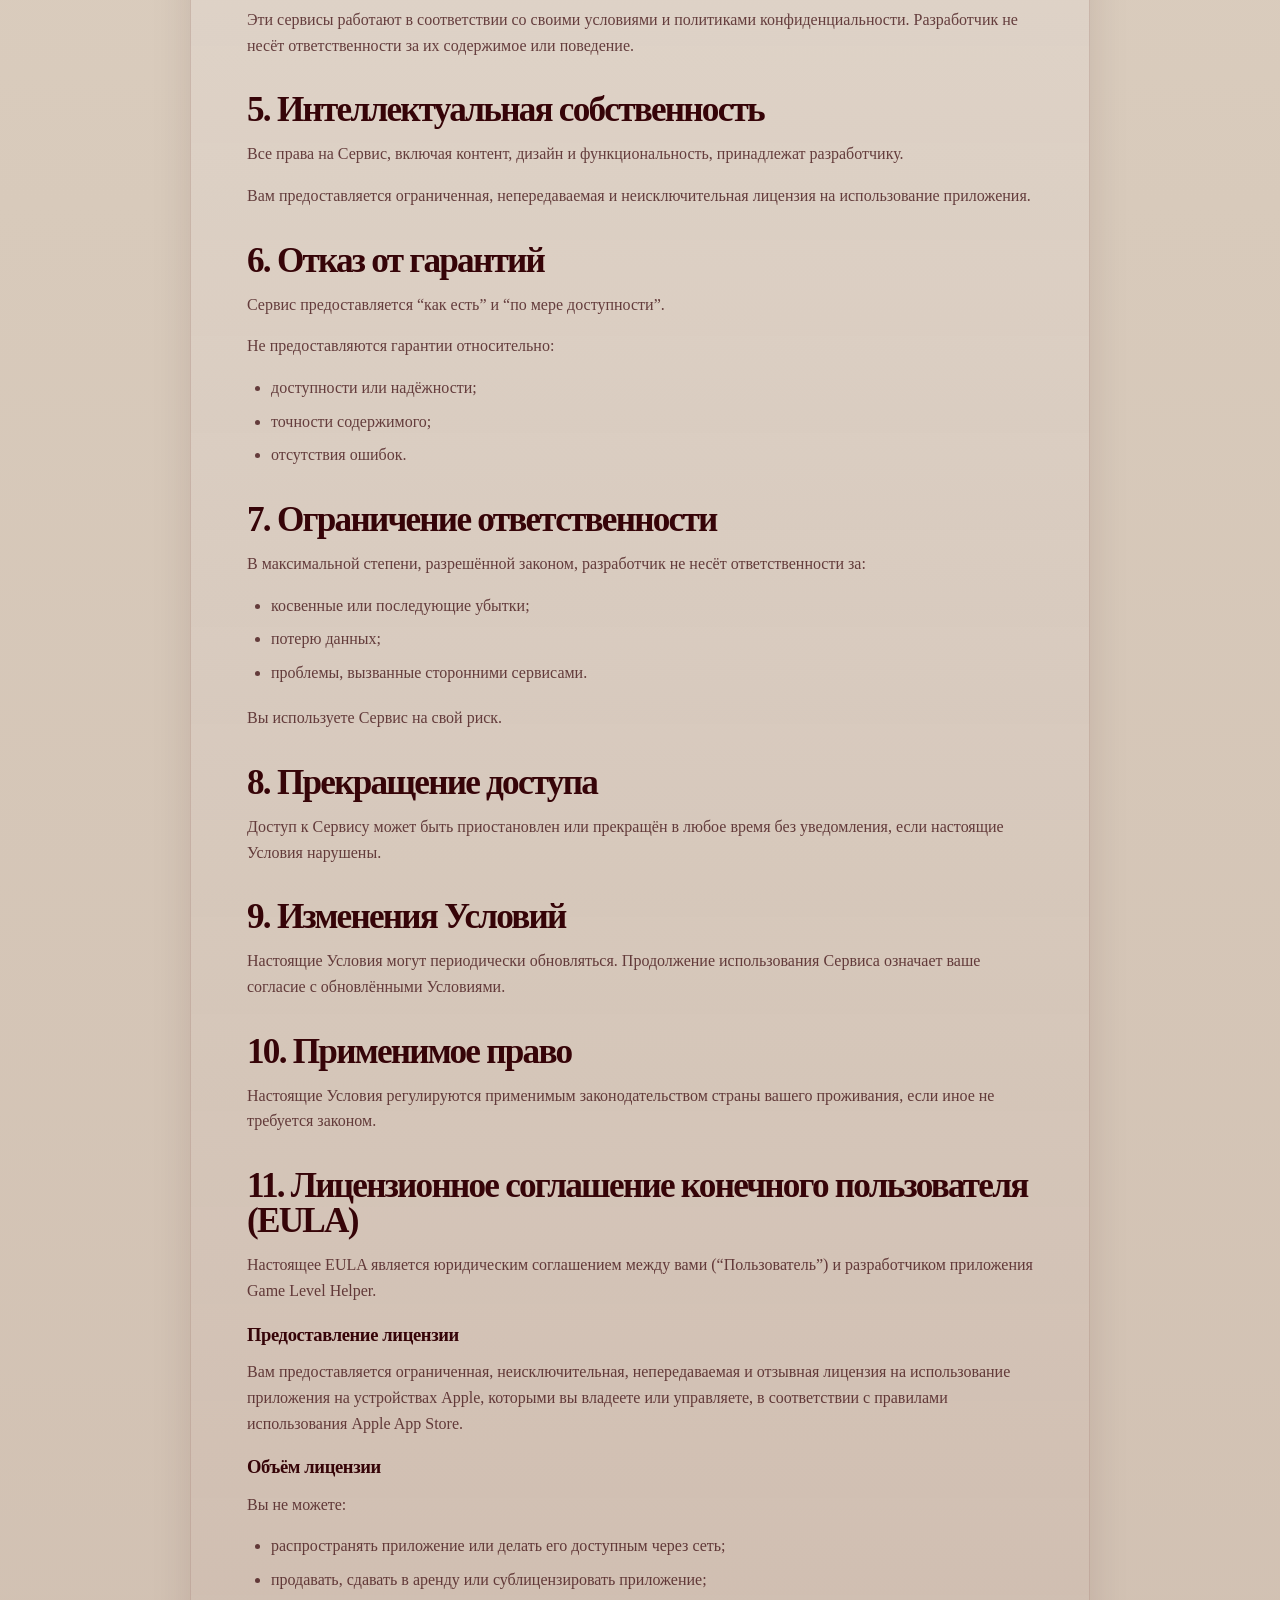
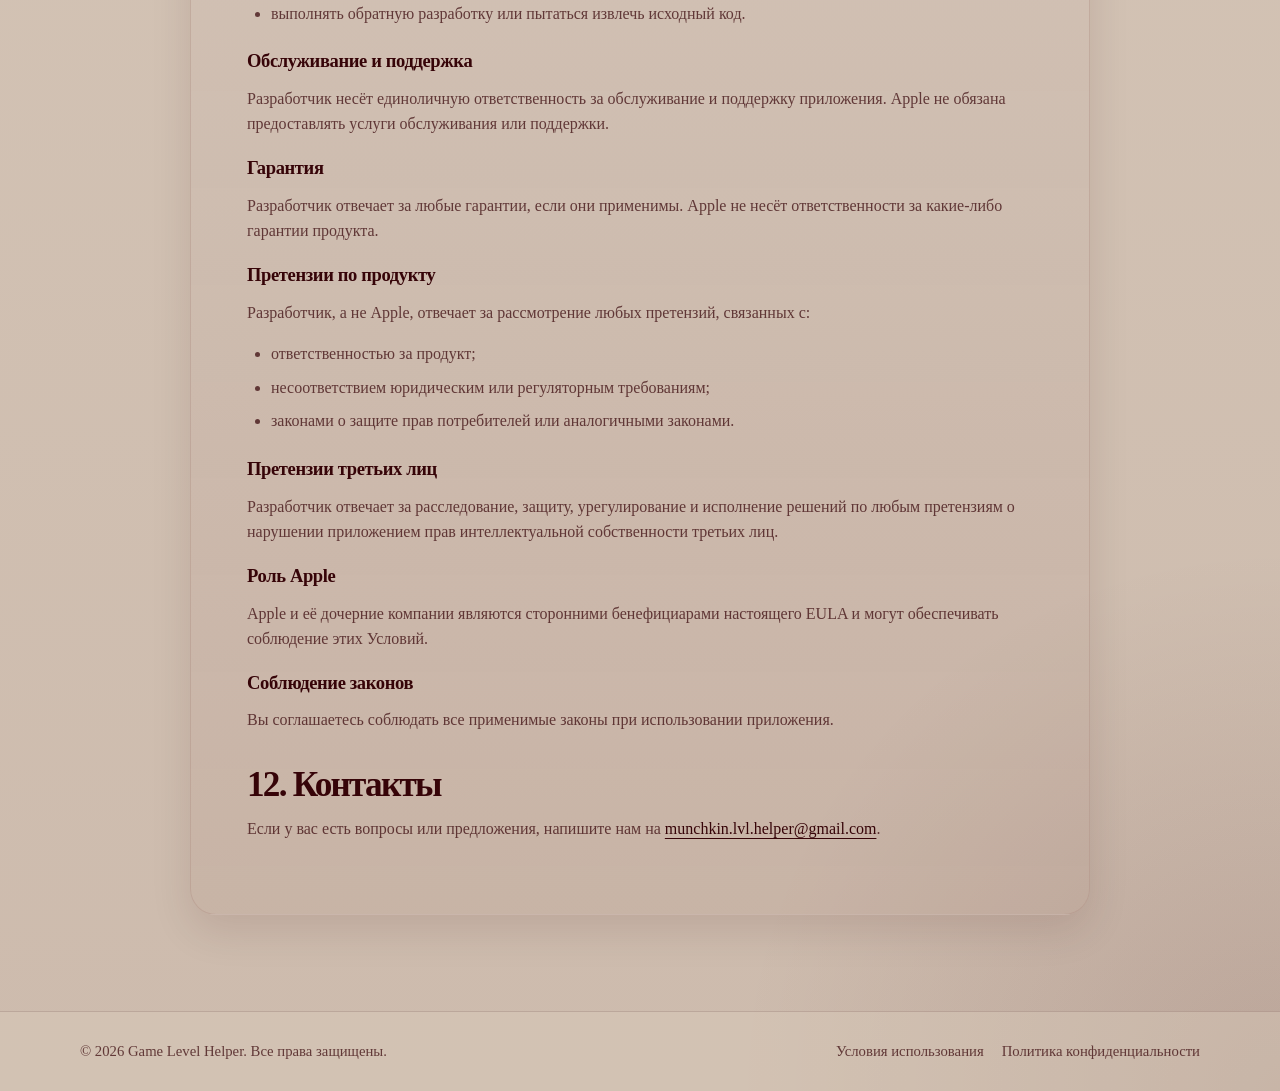
<file: terms-ru.html>
<!DOCTYPE html>
<html lang="ru">
<head>
  <meta charset="UTF-8" />
  <meta name="viewport" content="width=device-width, initial-scale=1.0" />
  <meta name="description" content="Условия использования Game Level Helper." />
  <title>Условия использования | Game Level Helper</title>
  <link rel="stylesheet" href="css/style.css" />
</head>
<body>
  <header class="site-header">
    <div class="container nav">
      <a class="brand" href="index-ru.html" aria-label="Главная страница Game Level Helper">
        <img class="brand-logo" src="img/logo.png" alt="Логотип Game Level Helper" />
        <span>Game Level Helper</span>
      </a>

      <nav class="nav-links" aria-label="Основная навигация">
        <a href="index-ru.html#features">Возможности</a>
        <a href="index-ru.html#modes">В действии</a>
        <a href="index-ru.html#download">Скачать</a>
        <a class="lang-btn" href="terms.html">EN</a>
      </nav>
    </div>
  </header>

  <main>
    <section class="legal-page">
      <div class="container">
        <article class="legal-card">
          <h1>Условия использования</h1>
          <p><strong>Последнее обновление:</strong> 28 апреля 2026 г.</p>

          <p>
            Настоящие Условия использования регулируют использование приложения Game Level Helper (“Сервис”), предоставляемого Nadzeya Shpakouskaya.
          </p>

          <p>
            Загружая или используя Сервис, вы соглашаетесь с настоящими Условиями.
          </p>

          <h2>1. Использование Сервиса</h2>
          <p>
            Сервис предоставляется только для личного некоммерческого использования.
          </p>

          <p>Вы соглашаетесь не:</p>
          <ul>
            <li>использовать Сервис ненадлежащим образом или вмешиваться в его работу;</li>
            <li>пытаться получить доступ к системам или данным, не предназначенным для вас;</li>
            <li>копировать, изменять или распространять приложение без разрешения.</li>
          </ul>

          <p>
            Сервис может быть обновлён, изменён или прекращён в любое время.
          </p>

          <h2>2. Подписки и платежи</h2>
          <p>
            Сервис предлагает дополнительные подписки через Apple App Store.
          </p>

          <p>Подписки могут включать:</p>
          <ul>
            <li>отключение рекламы;</li>
            <li>доступ к премиум-функциям.</li>
          </ul>

          <p>Условия оплаты:</p>
          <ul>
            <li>платёж списывается с вашей учётной записи Apple ID;</li>
            <li>подписки автоматически продлеваются, если они не отменены;</li>
            <li>вы можете управлять подписками или отменять их в настройках своей учётной записи App Store.</li>
          </ul>

          <p>
            Разработчик не предоставляет возвраты. Запросы на возврат обрабатываются Apple.
          </p>

          <h2>3. Реклама</h2>
          <p>
            Сервис показывает рекламу, предоставляемую Google AdMob.
          </p>
          <p>
            Реклама может быть персонализированной или неперсонализированной в зависимости от настроек вашего устройства и согласия.
          </p>
          <p>
            Активная подписка отключает рекламу внутри приложения.
          </p>

          <h2>4. Сторонние сервисы</h2>
          <p>Сервис использует сторонние сервисы, включая:</p>
          <ul>
            <li>Google AdMob;</li>
            <li>Google Play Services.</li>
          </ul>

          <p>
            Эти сервисы работают в соответствии со своими условиями и политиками конфиденциальности. Разработчик не несёт ответственности за их содержимое или поведение.
          </p>

          <h2>5. Интеллектуальная собственность</h2>
          <p>
            Все права на Сервис, включая контент, дизайн и функциональность, принадлежат разработчику.
          </p>
          <p>
            Вам предоставляется ограниченная, непередаваемая и неисключительная лицензия на использование приложения.
          </p>

          <h2>6. Отказ от гарантий</h2>
          <p>
            Сервис предоставляется “как есть” и “по мере доступности”.
          </p>

          <p>Не предоставляются гарантии относительно:</p>
          <ul>
            <li>доступности или надёжности;</li>
            <li>точности содержимого;</li>
            <li>отсутствия ошибок.</li>
          </ul>

          <h2>7. Ограничение ответственности</h2>
          <p>
            В максимальной степени, разрешённой законом, разработчик не несёт ответственности за:
          </p>
          <ul>
            <li>косвенные или последующие убытки;</li>
            <li>потерю данных;</li>
            <li>проблемы, вызванные сторонними сервисами.</li>
          </ul>
          <p>
            Вы используете Сервис на свой риск.
          </p>

          <h2>8. Прекращение доступа</h2>
          <p>
            Доступ к Сервису может быть приостановлен или прекращён в любое время без уведомления, если настоящие Условия нарушены.
          </p>

          <h2>9. Изменения Условий</h2>
          <p>
            Настоящие Условия могут периодически обновляться. Продолжение использования Сервиса означает ваше согласие с обновлёнными Условиями.
          </p>

          <h2>10. Применимое право</h2>
          <p>
            Настоящие Условия регулируются применимым законодательством страны вашего проживания, если иное не требуется законом.
          </p>

          <h2>11. Лицензионное соглашение конечного пользователя (EULA)</h2>
          <p>
            Настоящее EULA является юридическим соглашением между вами (“Пользователь”) и разработчиком приложения Game Level Helper.
          </p>

          <h3>Предоставление лицензии</h3>
          <p>
            Вам предоставляется ограниченная, неисключительная, непередаваемая и отзывная лицензия на использование приложения на устройствах Apple, которыми вы владеете или управляете, в соответствии с правилами использования Apple App Store.
          </p>

          <h3>Объём лицензии</h3>
          <p>Вы не можете:</p>
          <ul>
            <li>распространять приложение или делать его доступным через сеть;</li>
            <li>продавать, сдавать в аренду или сублицензировать приложение;</li>
            <li>выполнять обратную разработку или пытаться извлечь исходный код.</li>
          </ul>

          <h3>Обслуживание и поддержка</h3>
          <p>
            Разработчик несёт единоличную ответственность за обслуживание и поддержку приложения. Apple не обязана предоставлять услуги обслуживания или поддержки.
          </p>

          <h3>Гарантия</h3>
          <p>
            Разработчик отвечает за любые гарантии, если они применимы. Apple не несёт ответственности за какие-либо гарантии продукта.
          </p>

          <h3>Претензии по продукту</h3>
          <p>
            Разработчик, а не Apple, отвечает за рассмотрение любых претензий, связанных с:
          </p>
          <ul>
            <li>ответственностью за продукт;</li>
            <li>несоответствием юридическим или регуляторным требованиям;</li>
            <li>законами о защите прав потребителей или аналогичными законами.</li>
          </ul>

          <h3>Претензии третьих лиц</h3>
          <p>
            Разработчик отвечает за расследование, защиту, урегулирование и исполнение решений по любым претензиям о нарушении приложением прав интеллектуальной собственности третьих лиц.
          </p>

          <h3>Роль Apple</h3>
          <p>
            Apple и её дочерние компании являются сторонними бенефициарами настоящего EULA и могут обеспечивать соблюдение этих Условий.
          </p>

          <h3>Соблюдение законов</h3>
          <p>
            Вы соглашаетесь соблюдать все применимые законы при использовании приложения.
          </p>

          <h2>12. Контакты</h2>
          <p>
            Если у вас есть вопросы или предложения, напишите нам на
            <a href="mailto:munchkin.lvl.helper@gmail.com">munchkin.lvl.helper@gmail.com</a>.
          </p>
        </article>
      </div>
    </section>
  </main>

  <footer class="site-footer">
    <div class="container footer-inner">
      <p>© 2026 Game Level Helper. Все права защищены.</p>
      <div class="footer-links">
        <a href="terms-ru.html">Условия использования</a>
        <a href="privacy-ru.html">Политика конфиденциальности</a>
      </div>
    </div>
  </footer>
</body>
</html>
</file>
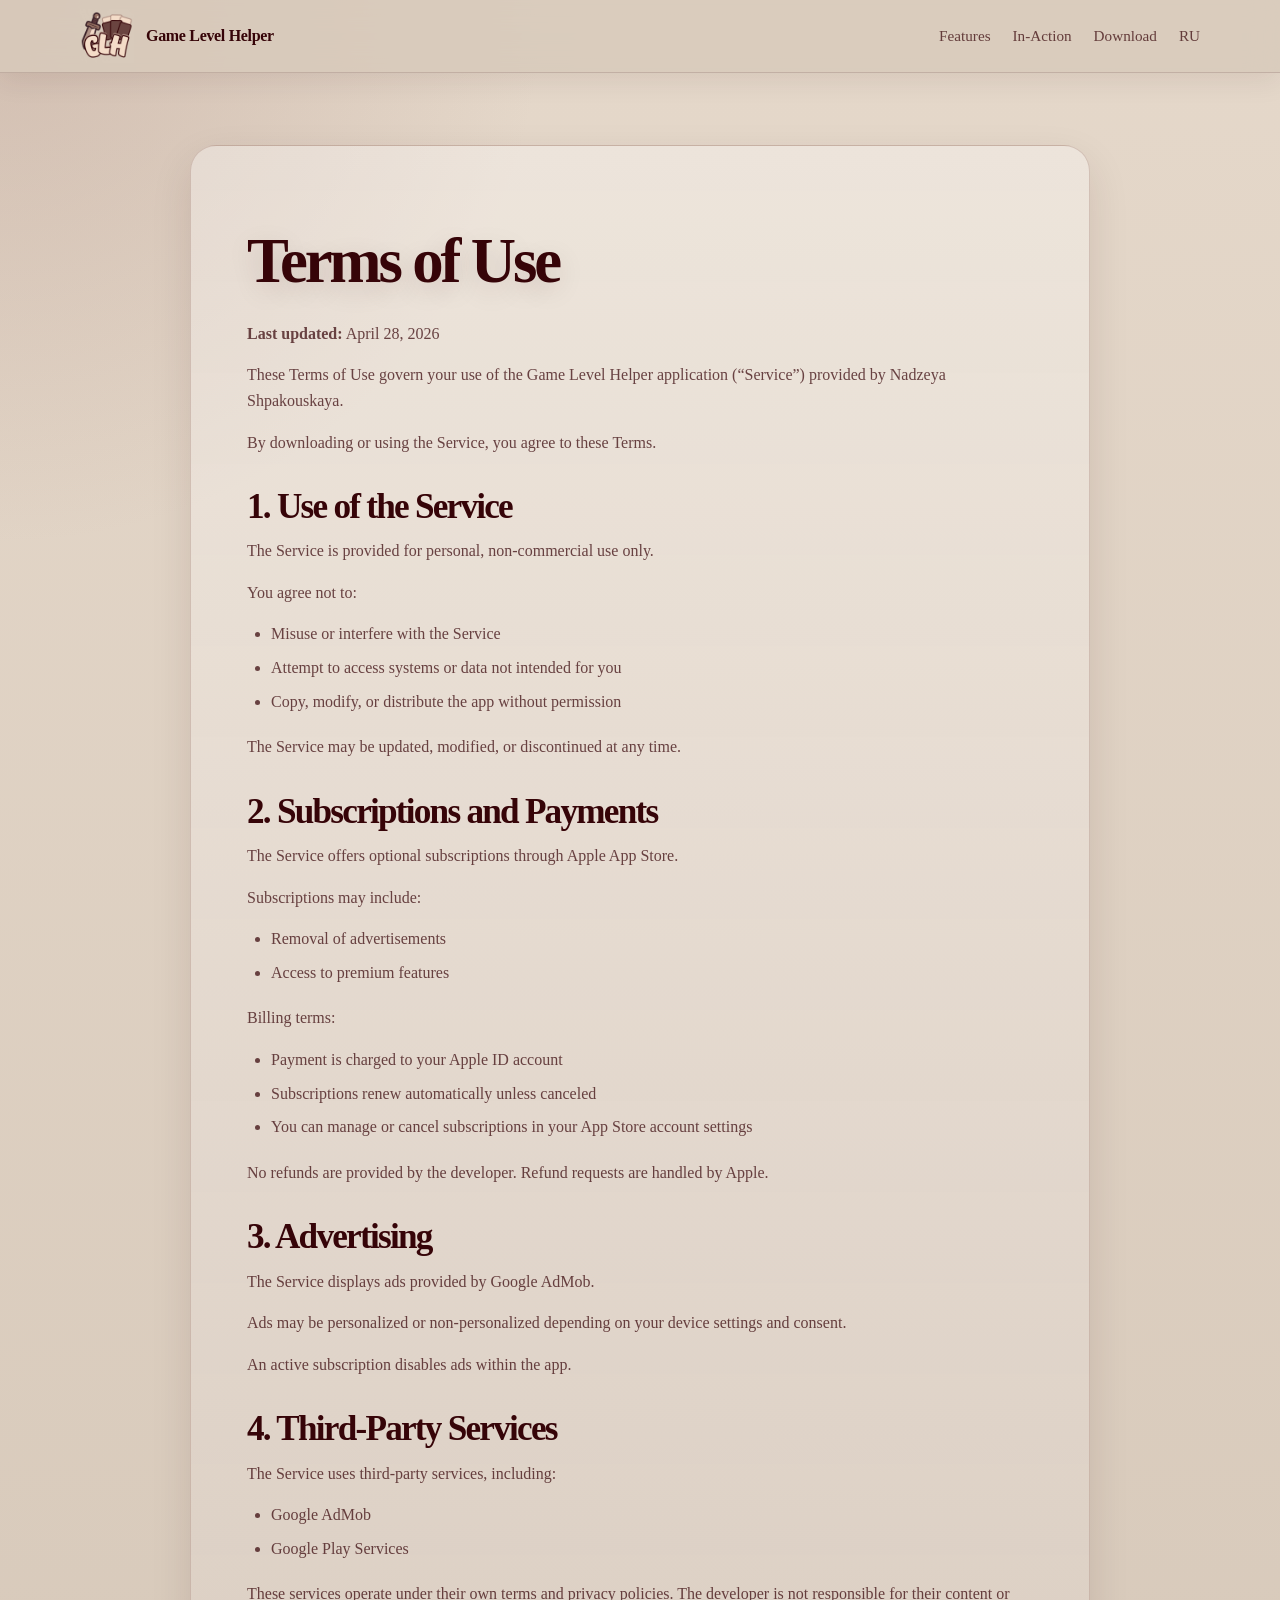
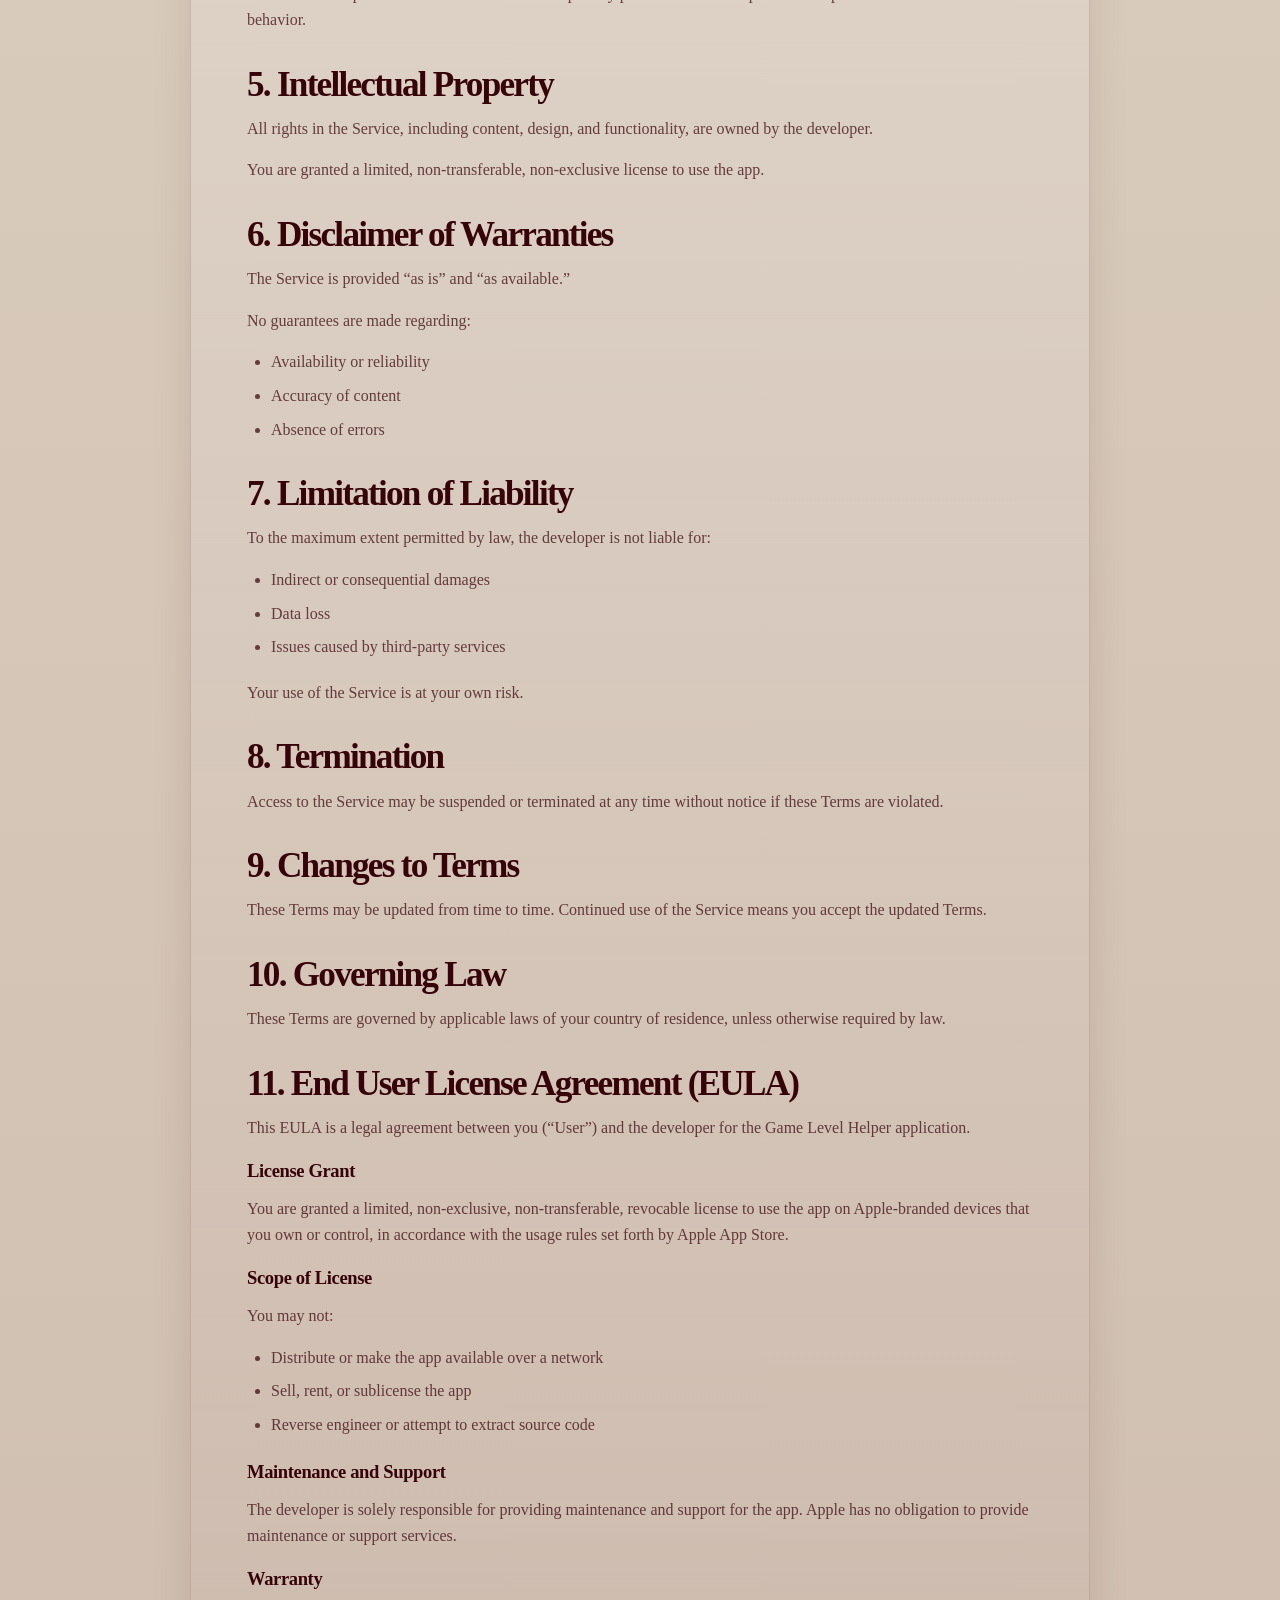
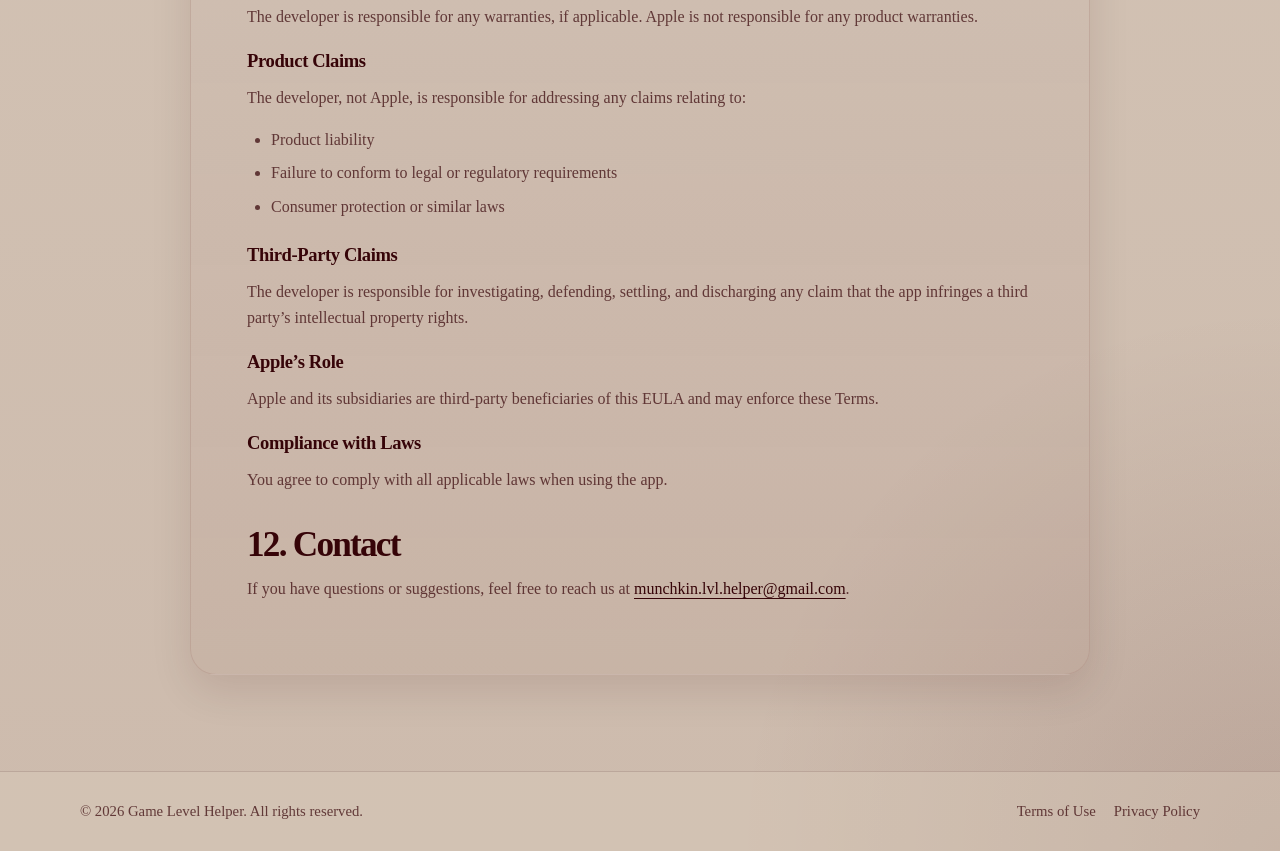
<file: terms.html>
<!DOCTYPE html>
<html lang="en">

<head>
  <meta charset="UTF-8" />
  <meta name="viewport" content="width=device-width, initial-scale=1.0" />
  <meta name="description" content="Terms of Use for Game Level Helper." />
  <title>Terms of Use | Game Level Helper</title>
  <link rel="stylesheet" href="css/style.css" />
</head>

<body>
  <header class="site-header">
    <div class="container nav">
      <a class="brand" href="index.html" aria-label="Game Level Helper home">
        <img class="brand-logo" src="img/logo.png" alt="Game Level Helper logo" />
        <span>Game Level Helper</span>
      </a>

      <nav class="nav-links" aria-label="Main navigation">
        <a href="index.html#features">Features</a>
        <a href="index.html#modes">In-Action</a>
        <a href="index.html#download">Download</a>
        <a class="lang-btn" href="terms-ru.html">RU</a>
      </nav>
    </div>
  </header>

  <main>
    <section class="legal-page">
      <div class="container">
        <article class="legal-card">
          <h1>Terms of Use</h1>
          <p><strong>Last updated:</strong> April 28, 2026</p>

          <p>
            These Terms of Use govern your use of the Game Level Helper application (“Service”) provided by Nadzeya
            Shpakouskaya.
          </p>

          <p>
            By downloading or using the Service, you agree to these Terms.
          </p>

          <h2>1. Use of the Service</h2>
          <p>
            The Service is provided for personal, non-commercial use only.
          </p>

          <p>You agree not to:</p>
          <ul>
            <li>Misuse or interfere with the Service</li>
            <li>Attempt to access systems or data not intended for you</li>
            <li>Copy, modify, or distribute the app without permission</li>
          </ul>

          <p>
            The Service may be updated, modified, or discontinued at any time.
          </p>

          <h2>2. Subscriptions and Payments</h2>
          <p>
            The Service offers optional subscriptions through Apple App Store.
          </p>

          <p>Subscriptions may include:</p>
          <ul>
            <li>Removal of advertisements</li>
            <li>Access to premium features</li>
          </ul>

          <p>Billing terms:</p>
          <ul>
            <li>Payment is charged to your Apple ID account</li>
            <li>Subscriptions renew automatically unless canceled</li>
            <li>You can manage or cancel subscriptions in your App Store account settings</li>
          </ul>

          <p>
            No refunds are provided by the developer. Refund requests are handled by Apple.
          </p>

          <h2>3. Advertising</h2>
          <p>
            The Service displays ads provided by Google AdMob.
          </p>
          <p>
            Ads may be personalized or non-personalized depending on your device settings and consent.
          </p>
          <p>
            An active subscription disables ads within the app.
          </p>

          <h2>4. Third-Party Services</h2>
          <p>The Service uses third-party services, including:</p>
          <ul>
            <li>Google AdMob</li>
            <li>Google Play Services</li>
          </ul>

          <p>
            These services operate under their own terms and privacy policies. The developer is not responsible for
            their content or behavior.
          </p>

          <h2>5. Intellectual Property</h2>
          <p>
            All rights in the Service, including content, design, and functionality, are owned by the developer.
          </p>
          <p>
            You are granted a limited, non-transferable, non-exclusive license to use the app.
          </p>

          <h2>6. Disclaimer of Warranties</h2>
          <p>
            The Service is provided “as is” and “as available.”
          </p>

          <p>No guarantees are made regarding:</p>
          <ul>
            <li>Availability or reliability</li>
            <li>Accuracy of content</li>
            <li>Absence of errors</li>
          </ul>

          <h2>7. Limitation of Liability</h2>
          <p>
            To the maximum extent permitted by law, the developer is not liable for:
          </p>
          <ul>
            <li>Indirect or consequential damages</li>
            <li>Data loss</li>
            <li>Issues caused by third-party services</li>
          </ul>
          <p>
            Your use of the Service is at your own risk.
          </p>

          <h2>8. Termination</h2>
          <p>
            Access to the Service may be suspended or terminated at any time without notice if these Terms are violated.
          </p>

          <h2>9. Changes to Terms</h2>
          <p>
            These Terms may be updated from time to time. Continued use of the Service means you accept the updated
            Terms.
          </p>

          <h2>10. Governing Law</h2>
          <p>
            These Terms are governed by applicable laws of your country of residence, unless otherwise required by law.
          </p>

          <h2>11. End User License Agreement (EULA)</h2>
          <p>
            This EULA is a legal agreement between you (“User”) and the developer for the Game Level Helper application.
          </p>

          <h3>License Grant</h3>
          <p>
            You are granted a limited, non-exclusive, non-transferable, revocable license to use the app on
            Apple-branded devices that you own or control, in accordance with the usage rules set forth by Apple App
            Store.
          </p>

          <h3>Scope of License</h3>
          <p>You may not:</p>
          <ul>
            <li>Distribute or make the app available over a network</li>
            <li>Sell, rent, or sublicense the app</li>
            <li>Reverse engineer or attempt to extract source code</li>
          </ul>

          <h3>Maintenance and Support</h3>
          <p>
            The developer is solely responsible for providing maintenance and support for the app. Apple has no
            obligation to provide maintenance or support services.
          </p>

          <h3>Warranty</h3>
          <p>
            The developer is responsible for any warranties, if applicable. Apple is not responsible for any product
            warranties.
          </p>

          <h3>Product Claims</h3>
          <p>
            The developer, not Apple, is responsible for addressing any claims relating to:
          </p>
          <ul>
            <li>Product liability</li>
            <li>Failure to conform to legal or regulatory requirements</li>
            <li>Consumer protection or similar laws</li>
          </ul>

          <h3>Third-Party Claims</h3>
          <p>
            The developer is responsible for investigating, defending, settling, and discharging any claim that the app
            infringes a third party’s intellectual property rights.
          </p>

          <h3>Apple’s Role</h3>
          <p>
            Apple and its subsidiaries are third-party beneficiaries of this EULA and may enforce these Terms.
          </p>

          <h3>Compliance with Laws</h3>
          <p>
            You agree to comply with all applicable laws when using the app.
          </p>

          <h2>12. Contact</h2>
          <p>
            If you have questions or suggestions, feel free to reach us at
            <a href="mailto:munchkin.lvl.helper@gmail.com">munchkin.lvl.helper@gmail.com</a>.
          </p>
        </article>
      </div>
    </section>
  </main>

  <footer class="site-footer">
    <div class="container footer-inner">
      <p>© 2026 Game Level Helper. All rights reserved.</p>
      <div class="footer-links">
        <a href="terms.html">Terms of Use</a>
        <a href="privacy.html">Privacy Policy</a>
      </div>
    </div>
  </footer>
</body>

</html>
</file>
<file: css/style.css>
:root {
  --bg: #d8cabb;
  --bg-soft: #eadfd4;
  --card: #efe4da;
  --card-light: #f7eee7;
  --accent: #af8f83;
  --accent-dark: #8f6f65;
  --text: #360408;
  --muted: rgba(54, 4, 8, 0.72);
  --border: rgba(54, 4, 8, 0.14);
  --accent-border: rgba(175, 143, 131, 0.42);
  --shadow: 0 24px 70px rgba(54, 4, 8, 0.18);
  --soft-shadow: 0 16px 42px rgba(54, 4, 8, 0.11);
  --radius: 26px;
  --max-width: 1120px;
}

* {
  box-sizing: border-box;
  margin: 0;
  padding: 0;
}

html {
  scroll-behavior: smooth;
}

body {
  font-family: Rockwell, "Rockwell Nova", "Roboto Slab", Georgia, serif;
  background:
    radial-gradient(circle at top left, rgba(175, 143, 131, 0.36), transparent 34rem),
    radial-gradient(circle at bottom right, rgba(54, 4, 8, 0.12), transparent 34rem),
    linear-gradient(180deg, #e5d8ca 0%, var(--bg) 42%, #cdbbad 100%);
  color: var(--text);
  line-height: 1.6;
}

a {
  color: inherit;
  text-decoration: none;
}

img {
  max-width: 100%;
  display: block;
}

.container {
  width: min(100% - 32px, var(--max-width));
  margin: 0 auto;
}

.site-header {
  position: sticky;
  top: 0;
  z-index: 20;
  backdrop-filter: blur(14px);
  background: rgba(216, 202, 187, 0.86);
  border-bottom: 1px solid var(--border);
  box-shadow: 0 8px 28px rgba(54, 4, 8, 0.08);
}

.nav {
  min-height: 72px;
  display: flex;
  align-items: center;
  justify-content: space-between;
  gap: 24px;
}

.brand-logo {
  width: 54px;
  height: 54px;
  object-fit: contain;
}

.hero-logo {
  width: min(100%, 420px);
  margin-bottom: 24px;
}

.brand {
  display: flex;
  align-items: center;
  gap: 12px;
  font-weight: 800;
  letter-spacing: -0.02em;
  color: var(--text);
}

.brand-mark {
  width: 42px;
  height: 42px;
  border-radius: 14px;
  background: linear-gradient(145deg, #360408, #6f332b);
  color: #d8cabb;
  display: grid;
  place-items: center;
  font-weight: 900;
  box-shadow: 0 10px 30px rgba(54, 4, 8, 0.2);
}

.nav-links {
  display: flex;
  align-items: center;
  gap: 22px;
  color: var(--muted);
  font-size: 0.95rem;
}

.nav-links a {
  transition: color 160ms ease;
}

.nav-links a:hover {
  color: var(--text);
}

.hero {
  padding: 86px 0 70px;
}

.hero-grid {
  display: grid;
  grid-template-columns: 0.62fr 1.38fr;
  gap: 56px;
  align-items: center;
}

.eyebrow {
  display: inline-flex;
  align-items: center;
  gap: 8px;
  margin-bottom: 18px;
  padding: 8px 12px;
  border: 1px solid var(--accent-border);
  border-radius: 999px;
  color: var(--text);
  background: rgba(175, 143, 131, 0.24);
  box-shadow: 0 8px 24px rgba(54, 4, 8, 0.08);
  font-size: 0.9rem;
  font-weight: 700;
}

h1 {
  font-size: clamp(2.1rem, 4.9vw, 4rem);
  line-height: 1;
  letter-spacing: -0.05em;
  margin-bottom: 24px;
  text-shadow: 0 8px 28px rgba(54, 4, 8, 0.14);
}

.hero-title-accent {
  color: #8f6f65;
}

.hero-subtitle {
  max-width: 650px;
  color: var(--text);
  font-size: clamp(1.15rem, 2vw, 1.45rem);
  font-weight: 700;
  margin-bottom: 14px;
}

.hero-copy {
  max-width: 600px;
  color: var(--muted);
  font-size: 1.08rem;
  margin-bottom: 32px;
}

.actions {
  display: flex;
  flex-wrap: wrap;
  gap: 14px;
  align-items: center;
}

.button {
  display: inline-flex;
  align-items: center;
  justify-content: center;
  min-height: 52px;
  padding: 0 22px;
  border-radius: 16px;
  font-weight: 800;
  transition: transform 160ms ease, box-shadow 160ms ease, background 160ms ease;
}

.button:hover {
  transform: translateY(-2px);
}

.button-primary {
  background: linear-gradient(145deg, #360408, #6f332b);
  color: #d8cabb;
  box-shadow: 0 14px 34px rgba(54, 4, 8, 0.22);
}

.button-secondary {
  border: 1px solid var(--accent-border);
  color: var(--text);
  background: rgba(255, 255, 255, 0.22);
  box-shadow: 0 10px 28px rgba(54, 4, 8, 0.08);
}

.hero-card {
  position: relative;
  padding: 18px;
  border: 1px solid var(--accent-border);
  border-radius: calc(var(--radius) + 10px);
  background:
    linear-gradient(180deg, rgba(255, 255, 255, 0.38), rgba(175, 143, 131, 0.18));
  box-shadow: var(--shadow);
}

.phone-preview {
  min-height: 560px;
  border-radius: 34px;
  border: 1px solid rgba(54, 4, 8, 0.16);
  background:
    radial-gradient(circle at 50% 0%, rgba(175, 143, 131, 0.38), transparent 22rem),
    linear-gradient(180deg, #f3e9df 0%, #d8cabb 56%, #c5afa2 100%);
  display: flex;
  flex-direction: column;
  justify-content: space-between;
  overflow: hidden;
}

.phone-top {
  padding: 28px;
}

.mock-label {
  color: var(--text);
  font-weight: 800;
  margin-bottom: 12px;
}

.mock-player-card {
  padding: 20px;
  border-radius: 24px;
  background: rgba(255, 255, 255, 0.28);
  border: 1px solid rgba(54, 4, 8, 0.14);
  box-shadow: 0 16px 42px rgba(54, 4, 8, 0.1);
}

.mock-row {
  display: flex;
  align-items: center;
  justify-content: space-between;
  gap: 14px;
  padding: 12px 0;
  border-bottom: 1px solid rgba(54, 4, 8, 0.12);
}

.mock-row:last-child {
  border-bottom: 0;
}

.mock-value {
  color: var(--text);
  font-weight: 900;
  font-size: 1.8rem;
}

.mock-strength {
  margin-top: 18px;
  padding: 20px;
  border-radius: 20px;
  background: linear-gradient(145deg, #360408, #8f6f65);
  color: #d8cabb;
  text-align: center;
  font-weight: 900;
  font-size: 2.5rem;
  box-shadow: 0 14px 32px rgba(54, 4, 8, 0.18);
}

.phone-bottom {
  padding: 0 28px 28px;
  display: grid;
  grid-template-columns: repeat(3, 1fr);
  gap: 12px;
}

.mock-pill {
  min-height: 76px;
  border-radius: 20px;
  display: grid;
  place-items: center;
  text-align: center;
  color: var(--text);
  background: rgba(255, 255, 255, 0.25);
  border: 1px solid rgba(54, 4, 8, 0.14);
  box-shadow: 0 12px 26px rgba(54, 4, 8, 0.08);
  font-size: 0.9rem;
  font-weight: 800;
}

section {
  padding: 70px 0;
}

.section-header {
  max-width: 1020px;
  margin-bottom: 34px;
}

h2 {
  font-size: clamp(2rem, 4vw, 3.3rem);
  line-height: 1;
  letter-spacing: -0.05em;
  margin-bottom: 16px;
  color: var(--text);
}

.section-copy {
  color: var(--muted);
  font-size: 1.08rem;
  margin-bottom: 16px;
}

.features-grid {
  display: grid;
  grid-template-columns: repeat(4, 1fr);
  gap: 18px;
}

.feature-card,
.mode-card {
  padding: 24px;
  border-radius: var(--radius);
  background:
    linear-gradient(180deg, rgba(255, 255, 255, 0.34), rgba(175, 143, 131, 0.18));
  border: 1px solid var(--accent-border);
  box-shadow: var(--soft-shadow);
}

h3 {
  font-size: 1.16rem;
  margin-bottom: 10px;
  letter-spacing: -0.02em;
  color: var(--text);
}

hr {
  display: block;
  width: min(100%, 920px);
  height: 3px;
  margin-bottom: 10px;
  border: 0;
  border-radius: 999px;
  background: linear-gradient(
    90deg,
    rgba(175, 143, 131, 1),
    rgba(54, 4, 8, 0)
  );
  box-shadow: 0 4px 12px rgba(54, 4, 8, 0.12);
}

.feature-card p,
.mode-card p {
  color: var(--muted);
  font-size: 0.98rem;
}

.modes-grid {
  display: grid;
  grid-template-columns: repeat(3, 1fr);
  gap: 20px;
}

.mode-visual {
  height: 230px;
  margin-bottom: 20px;
  display: grid;
  place-items: center;
  overflow: hidden;
}

.cta-download-grid {
  display: grid;
  grid-template-columns: 0.85fr 1.15fr;
  gap: 48px;
  align-items: center;
  text-align: left;
}

.qr-code {
  display: flex;
  justify-content: center;
  align-items: center;
}

.qr-code img {
  width: min(100%, 280px);
  padding: 16px;
  border-radius: 28px;
  background: rgba(255, 255, 255, 0.32);
  border: 1px solid var(--accent-border);
  box-shadow: var(--soft-shadow);
}

.appstore-button {
  display: inline-flex;
  align-items: center;
  justify-content: center;
  width: fit-content;
  transition: transform 160ms ease, filter 160ms ease;
}

.appstore-button:hover {
  transform: translateY(-2px);
  filter: brightness(1.04);
}

.appstore-button img {
  width: 190px;
  height: auto;
  display: block;
}

.cta-content h2 {
  max-width: 640px;
  margin-left: 0;
  margin-right: 0;
}

.cta-content p {
  max-width: 620px;
  margin-left: 0;
  margin-right: 0;
}

.legal-page {
  padding: 72px 0 96px;
}

.legal-card {
  max-width: 900px;
  margin: 0 auto;
  padding: clamp(28px, 5vw, 56px);
  border-radius: var(--radius);
  background:
    linear-gradient(180deg, rgba(255, 255, 255, 0.34), rgba(175, 143, 131, 0.18));
  border: 1px solid var(--accent-border);
  box-shadow: var(--soft-shadow);
}

.legal-card h1 {
margin-top: 28px;
  margin-bottom: 28px;
}

.legal-card h2 {
  margin-top: 34px;
  margin-bottom: 14px;
  font-size: clamp(1.5rem, 3vw, 2.2rem);
}

.legal-card p {
  margin-bottom: 16px;
  color: var(--muted);
}

.legal-card ul {
  margin: 0 0 20px 24px;
  color: var(--muted);
}

.legal-card li {
  margin-bottom: 8px;
}

.legal-card a {
  color: var(--text);
  text-decoration: underline;
  text-underline-offset: 4px;
}

@media (max-width: 900px) {
  .cta-download-grid {
    grid-template-columns: 1fr;
    gap: 28px;
    text-align: center;
  }

  .cta-content h2,
  .cta-content p {
    margin-left: auto;
    margin-right: auto;
  }
}
.mode-visual span {
  padding: 12px 16px;
  border-radius: 14px;
  color: #d8cabb;
  font-weight: 800;
}

.game-process-section {
  padding: 20px 0 70px;
}

.game-process-grid {
  display: grid;
  grid-template-columns: 1.05fr 0.95fr;
  gap: 48px;
  align-items: center;
}

.game-process-card {
  width: 100%;
  padding: 18px;
  border-radius: calc(var(--radius) + 12px);
  background:
    linear-gradient(180deg, rgba(255, 255, 255, 0.34), rgba(175, 143, 131, 0.18));
  border: 1px solid var(--accent-border);
  box-shadow: var(--shadow);
  overflow: hidden;
}

.game-process-image {
  width: 100%;
  height: auto;
  max-height: 620px;
  object-fit: cover;
  object-position: center;
  border-radius: var(--radius);
  border: 1px solid rgba(54, 4, 8, 0.14);
  box-shadow: 0 16px 42px rgba(54, 4, 8, 0.12);
}

.game-process-content {
  display: flex;
  flex-direction: column;
  gap: 18px;
}

.game-process-content .section-copy {
  margin: 0;
  max-width: 560px;
}

@media (max-width: 900px) {
  .game-process-grid {
    grid-template-columns: 1fr;
    gap: 28px;
  }

  .game-process-content {
    text-align: center;
    align-items: center;
  }
}


.phone-screenshot-portrait {
    width: max(30%, 240px);
    margin-bottom: 24px;
}

.cta {
  padding: 86px 0 100px;
}

.cta-box {
  position: relative;
  overflow: hidden;
  padding: clamp(34px, 6vw, 70px);
  border-radius: calc(var(--radius) + 12px);
  background:
    radial-gradient(circle at top right, rgba(255, 255, 255, 0.38), transparent 24rem),
    linear-gradient(145deg, rgba(175, 143, 131, 0.42), rgba(216, 202, 187, 0.86));
  border: 1px solid var(--accent-border);
  box-shadow: var(--shadow);
  text-align: center;
}

.cta-box h2 {
  max-width: 760px;
  margin-left: auto;
  margin-right: auto;
}

.cta-box p {
  max-width: 700px;
  margin: 0 auto 28px;
  color: var(--muted);
  font-size: 1.12rem;
}

.site-footer {
  padding: 28px 0;
  border-top: 1px solid var(--border);
  color: var(--muted);
  font-size: 0.92rem;
  background: rgba(216, 202, 187, 0.42);
}

.footer-inner {
  display: flex;
  justify-content: space-between;
  gap: 18px;
  flex-wrap: wrap;
}

.footer-links {
  display: flex;
  gap: 18px;
  flex-wrap: wrap;
}

.footer-links a:hover {
  color: var(--text);
}

@media (max-width: 900px) {
  .hero-grid,
  .features-grid,
  .modes-grid {
    grid-template-columns: 1fr;
  }

  .hero {
    padding-top: 54px;
  }

  .phone-preview {
    min-height: 460px;
  }
}

@media (max-width: 640px) {
  .nav {
    align-items: flex-start;
    flex-direction: column;
    padding: 16px 0;
  }

  .nav-links {
    width: 100%;
    overflow-x: auto;
    padding-bottom: 4px;
  }

  .actions,
  .button {
    width: 100%;
  }

  .phone-bottom {
    grid-template-columns: 1fr;
  }
}
</file>
